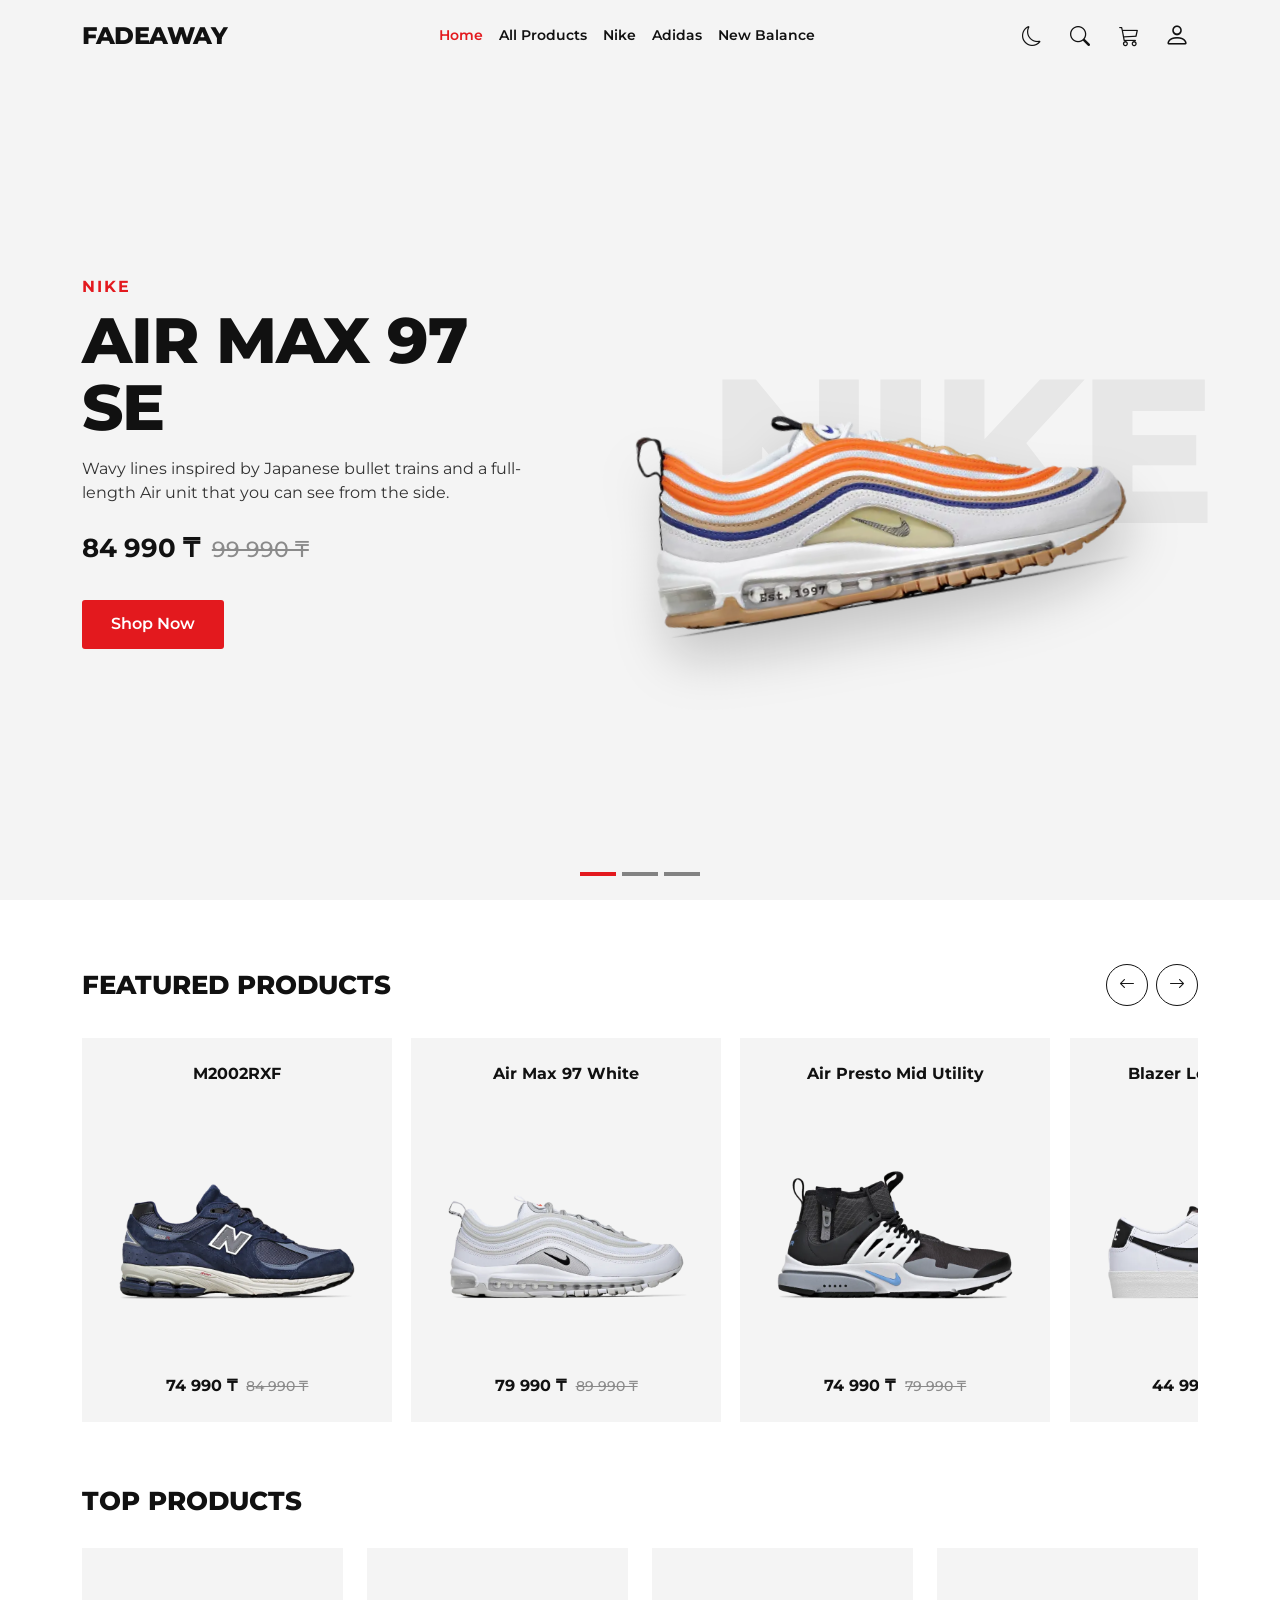
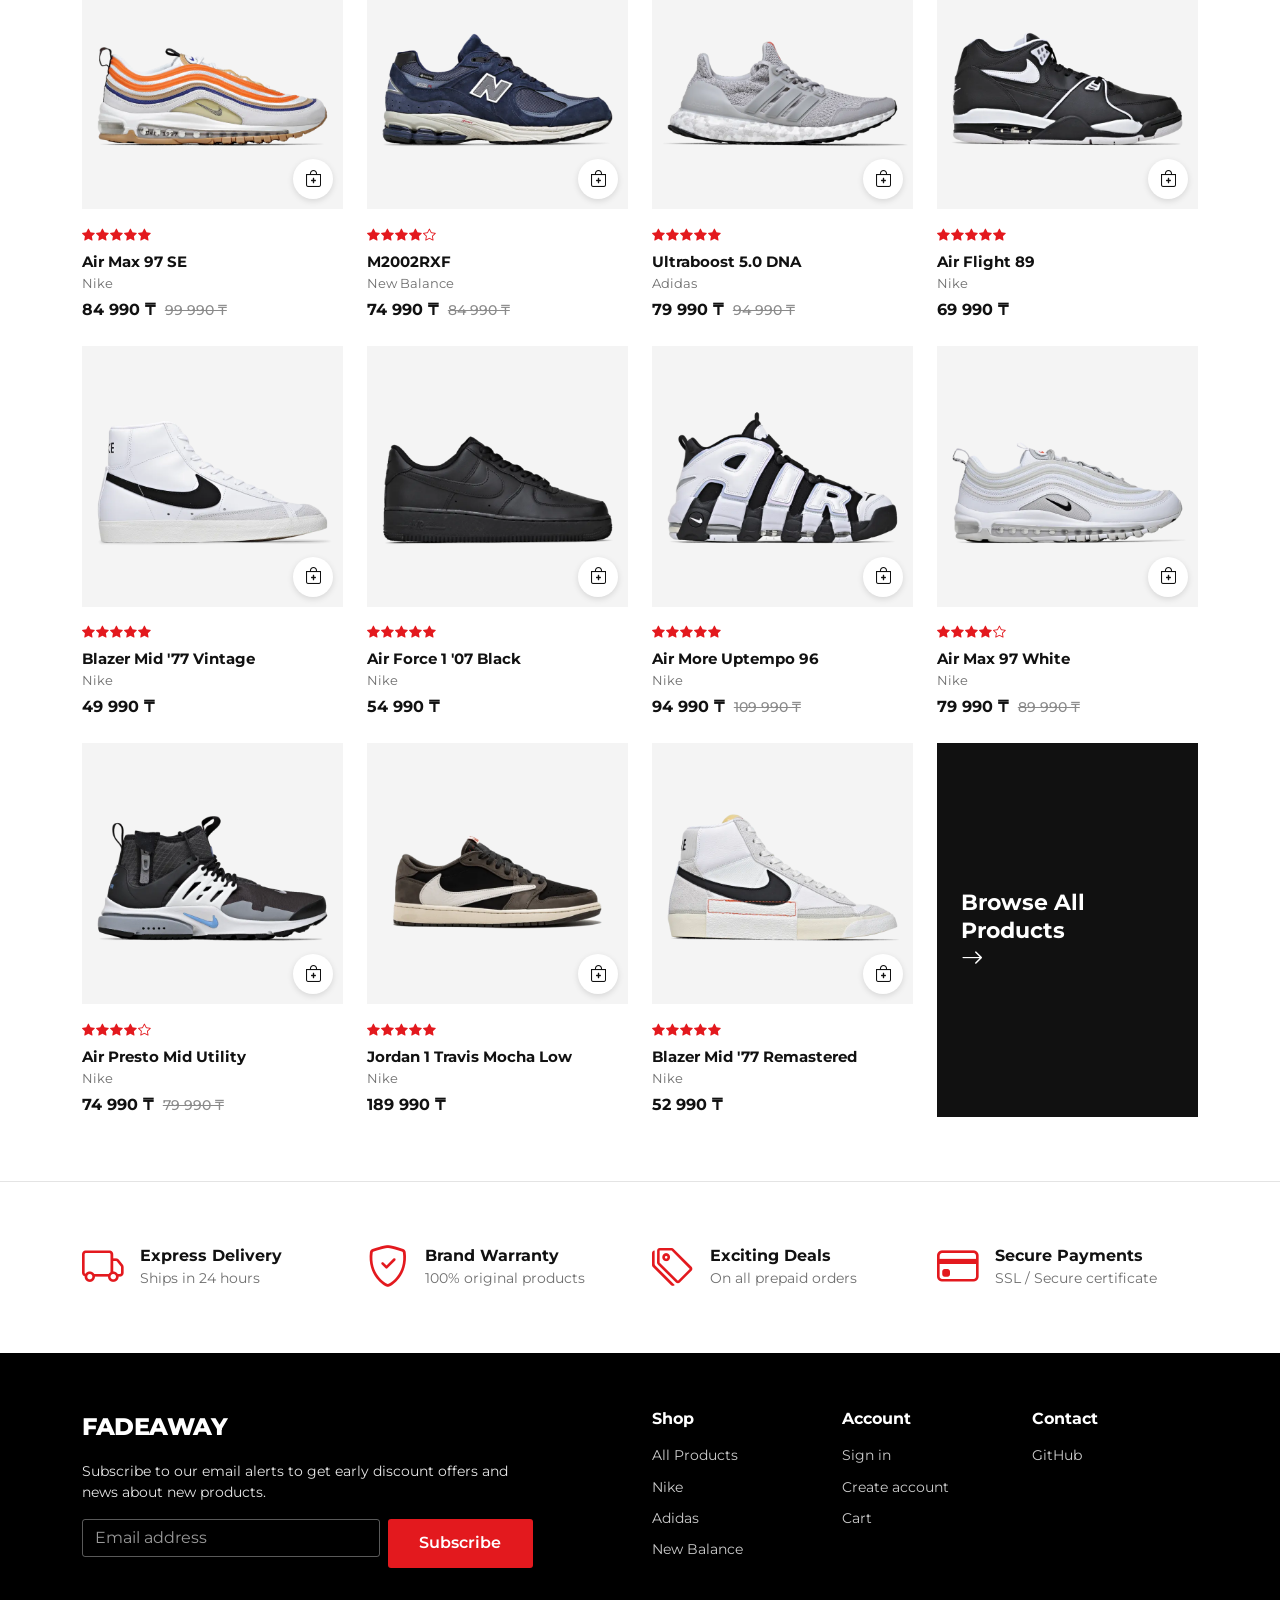
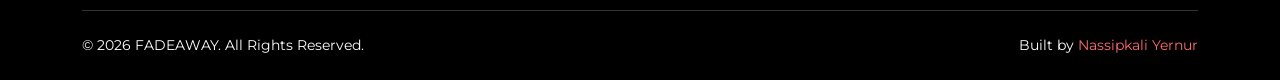
<file: fadeaway/index.html>
<!DOCTYPE html>
<html lang="en">
<head>
    <meta charset="UTF-8">
    <meta name="viewport" content="width=device-width, initial-scale=1.0">
    <title>FADEAWAY | Sneakers Store</title>
    <meta name="description" content="FADEAWAY is an online store of original Nike, Adidas and New Balance sneakers.">
    <link rel="icon" href="images/favicon.svg" type="image/svg+xml">
    <script>
        if (localStorage.getItem('fadeaway-theme') === 'dark') {
            document.documentElement.setAttribute('data-bs-theme', 'dark');
        }
    </script>
    <link rel="stylesheet" href="lib/bootstrap.min.css">
    <link rel="stylesheet" href="lib/bootstrap-icons.min.css">
    <link rel="stylesheet" href="css/style.css">
</head>
<body class="home">
    <a class="skip-link visually-hidden-focusable" href="#main">Skip to main content</a>
    <header id="header" class="site-header fixed-top">
        <nav class="navbar navbar-expand-lg p-0">
            <div class="container">
                <a class="navbar-brand logo" href="index.html">FADEAWAY</a>

                <div class="header-icons ms-auto order-lg-3">
                    <button type="button" class="icon-btn" id="themeBtn" aria-label="Switch to dark mode">
                        <i class="bi bi-moon" aria-hidden="true"></i>
                    </button>
                    <button type="button" class="icon-btn" data-bs-toggle="modal" data-bs-target="#searchModal" aria-label="Search">
                        <i class="bi bi-search" aria-hidden="true"></i>
                    </button>
                    <a class="icon-btn" href="cart.html" aria-label="Cart">
                        <i class="bi bi-cart3" aria-hidden="true"></i>
                        <span class="cart-badge" id="cartBadge" style="display: none;">0</span>
                    </a>
                    <div class="dropdown">
                        <button type="button" class="icon-btn" data-bs-toggle="dropdown" aria-expanded="false" aria-label="Account">
                            <i class="bi bi-person" aria-hidden="true"></i>
                        </button>
                        <div class="dropdown-menu dropdown-menu-end user-menu">
                            <h2 id="userGreeting">Hello!</h2>
                            <p id="userHint">Sign in to check out your order.</p>
                            <a class="btn btn-red" id="loginLink" href="login.html">Login / Signup</a>
                            <button type="button" class="btn btn-line" id="logoutBtn">Logout</button>
                            <ul>
                                <li><a href="index.html">Home</a></li>
                                <li><a href="products.html">All Products</a></li>
                                <li><a href="cart.html">Cart</a></li>
                            </ul>
                        </div>
                    </div>
                </div>

                <button class="navbar-toggler" type="button" data-bs-toggle="collapse" data-bs-target="#mainNav" aria-controls="mainNav" aria-expanded="false" aria-label="Menu">
                    <i class="bi bi-list" aria-hidden="true"></i>
                </button>

                <div class="collapse navbar-collapse order-lg-2" id="mainNav">
                    <ul class="navbar-nav mx-auto">
                        <li class="nav-item"><a class="nav-link active" aria-current="page" href="index.html">Home</a></li>
                        <li class="nav-item"><a class="nav-link" href="products.html">All Products</a></li>
                        <li class="nav-item"><a class="nav-link" href="products.html?brand=Nike">Nike</a></li>
                        <li class="nav-item"><a class="nav-link" href="products.html?brand=Adidas">Adidas</a></li>
                        <li class="nav-item"><a class="nav-link" href="products.html?brand=New%20Balance">New Balance</a></li>
                    </ul>
                </div>
            </div>
        </nav>
    </header>

    <main id="main">

        <section id="hero" class="carousel slide" aria-label="New sneakers">
            <div class="carousel-indicators" id="heroDots"></div>
            <div class="carousel-inner" id="heroSlides"></div>
        </section>

        <section class="section">
            <div class="container">
                <div class="section-head">
                    <h2>Featured Products</h2>
                    <div class="d-flex gap-2">
                        <button type="button" class="featured-arrow" data-direction="-1" aria-label="Previous"><i class="bi bi-arrow-left" aria-hidden="true"></i></button>
                        <button type="button" class="featured-arrow" data-direction="1" aria-label="Next"><i class="bi bi-arrow-right" aria-hidden="true"></i></button>
                    </div>
                </div>
                <div class="featured-row" id="featuredRow"></div>
            </div>
        </section>

        <section class="section pt-0">
            <div class="container">
                <div class="section-head">
                    <h2>Top Products</h2>
                </div>
                <div class="row row-cols-2 row-cols-md-3 row-cols-lg-4 g-3 g-lg-4" id="topProducts"></div>
            </div>
        </section>

        <section class="section services">
            <div class="container">
                <div class="row row-cols-1 row-cols-sm-2 row-cols-lg-4 g-4">
                    <div class="col">
                        <div class="service">
                            <i class="bi bi-truck" aria-hidden="true"></i>
                            <div>
                                <h3>Express Delivery</h3>
                                <p>Ships in 24 hours</p>
                            </div>
                        </div>
                    </div>
                    <div class="col">
                        <div class="service">
                            <i class="bi bi-shield-check" aria-hidden="true"></i>
                            <div>
                                <h3>Brand Warranty</h3>
                                <p>100% original products</p>
                            </div>
                        </div>
                    </div>
                    <div class="col">
                        <div class="service">
                            <i class="bi bi-tags" aria-hidden="true"></i>
                            <div>
                                <h3>Exciting Deals</h3>
                                <p>On all prepaid orders</p>
                            </div>
                        </div>
                    </div>
                    <div class="col">
                        <div class="service">
                            <i class="bi bi-credit-card" aria-hidden="true"></i>
                            <div>
                                <h3>Secure Payments</h3>
                                <p>SSL / Secure certificate</p>
                            </div>
                        </div>
                    </div>
                </div>
            </div>
        </section>
    </main>

    <footer class="site-footer">
        <div class="container">
            <div class="row g-4">
                <div class="col-12 col-lg-5">
                    <a class="logo" href="index.html">FADEAWAY</a>
                    <p class="mt-3">Subscribe to our email alerts to get early discount offers and news about new products.</p>
                    <form class="subscribe-form" id="subscribeForm" novalidate>
                        <div class="row g-2">
                            <div class="col-12 col-sm-8">
                                <label class="visually-hidden" for="subscribeEmail">Email address</label>
                                <input type="email" class="form-control" id="subscribeEmail" placeholder="Email address" autocomplete="email" aria-describedby="subscribeEmailError">
                                <div class="invalid-feedback" id="subscribeEmailError"></div>
                            </div>
                            <div class="col-12 col-sm-4">
                                <button type="submit" class="btn btn-red w-100">Subscribe</button>
                            </div>
                        </div>
                    </form>
                    <p id="subscribeOk">Thank you! You are subscribed now.</p>
                </div>
                <div class="col-6 col-md-4 col-lg-2 offset-lg-1">
                    <h2>Shop</h2>
                    <ul>
                        <li><a href="products.html">All Products</a></li>
                        <li><a href="products.html?brand=Nike">Nike</a></li>
                        <li><a href="products.html?brand=Adidas">Adidas</a></li>
                        <li><a href="products.html?brand=New%20Balance">New Balance</a></li>
                    </ul>
                </div>
                <div class="col-6 col-md-4 col-lg-2">
                    <h2>Account</h2>
                    <ul>
                        <li><a href="login.html">Sign in</a></li>
                        <li><a href="login.html#register">Create account</a></li>
                        <li><a href="cart.html">Cart</a></li>
                    </ul>
                </div>
                <div class="col-12 col-md-4 col-lg-2">
                    <h2>Contact</h2>
                    <ul>
                        <li><a href="https://github.com/nassipkaliv" target="_blank" rel="noopener">GitHub</a></li>
                    </ul>
                </div>
            </div>
            <div class="footer-bottom">
                <span>&copy; <span id="year">2026</span> FADEAWAY. All Rights Reserved.</span>
                <span>Built by <a href="https://github.com/nassipkaliv" target="_blank" rel="noopener">Nassipkali Yernur</a></span>
            </div>
        </div>
    </footer>

    <button type="button" id="backTop" aria-label="Back to top"><i class="bi bi-arrow-up" aria-hidden="true"></i></button>

    <div class="toast-container position-fixed bottom-0 start-0 p-3">
        <div class="toast" id="siteToast" role="status" aria-live="polite" data-bs-delay="2500">
            <div class="d-flex align-items-center gap-3 p-3">
                <i class="bi bi-check-circle-fill" id="toastIcon" aria-hidden="true"></i>
                <span class="flex-grow-1" id="toastText"></span>
                <a href="cart.html" id="toastLink">View cart</a>
            </div>
        </div>
    </div>

    <div class="modal fade" id="searchModal" tabindex="-1" aria-label="Search products" aria-hidden="true">
        <div class="modal-dialog modal-lg">
            <div class="modal-content">
                <form class="search-box" id="searchForm" role="search">
                    <i class="bi bi-search" aria-hidden="true"></i>
                    <label class="visually-hidden" for="searchInput">Search for a product</label>
                    <input type="search" class="form-control" id="searchInput" placeholder="Search for a product..." autocomplete="off">
                    <button type="button" class="btn-close" data-bs-dismiss="modal" aria-label="Close"></button>
                </form>
                <div id="searchResults" aria-live="polite"></div>
            </div>
        </div>
    </div>

    <script src="lib/jquery-3.7.1.min.js"></script>
    <script src="lib/bootstrap.bundle.min.js"></script>
    <script src="js/products.js"></script>
    <script src="js/main.js"></script>
    <script src="js/home.js"></script>
</body>
</html>
</file>
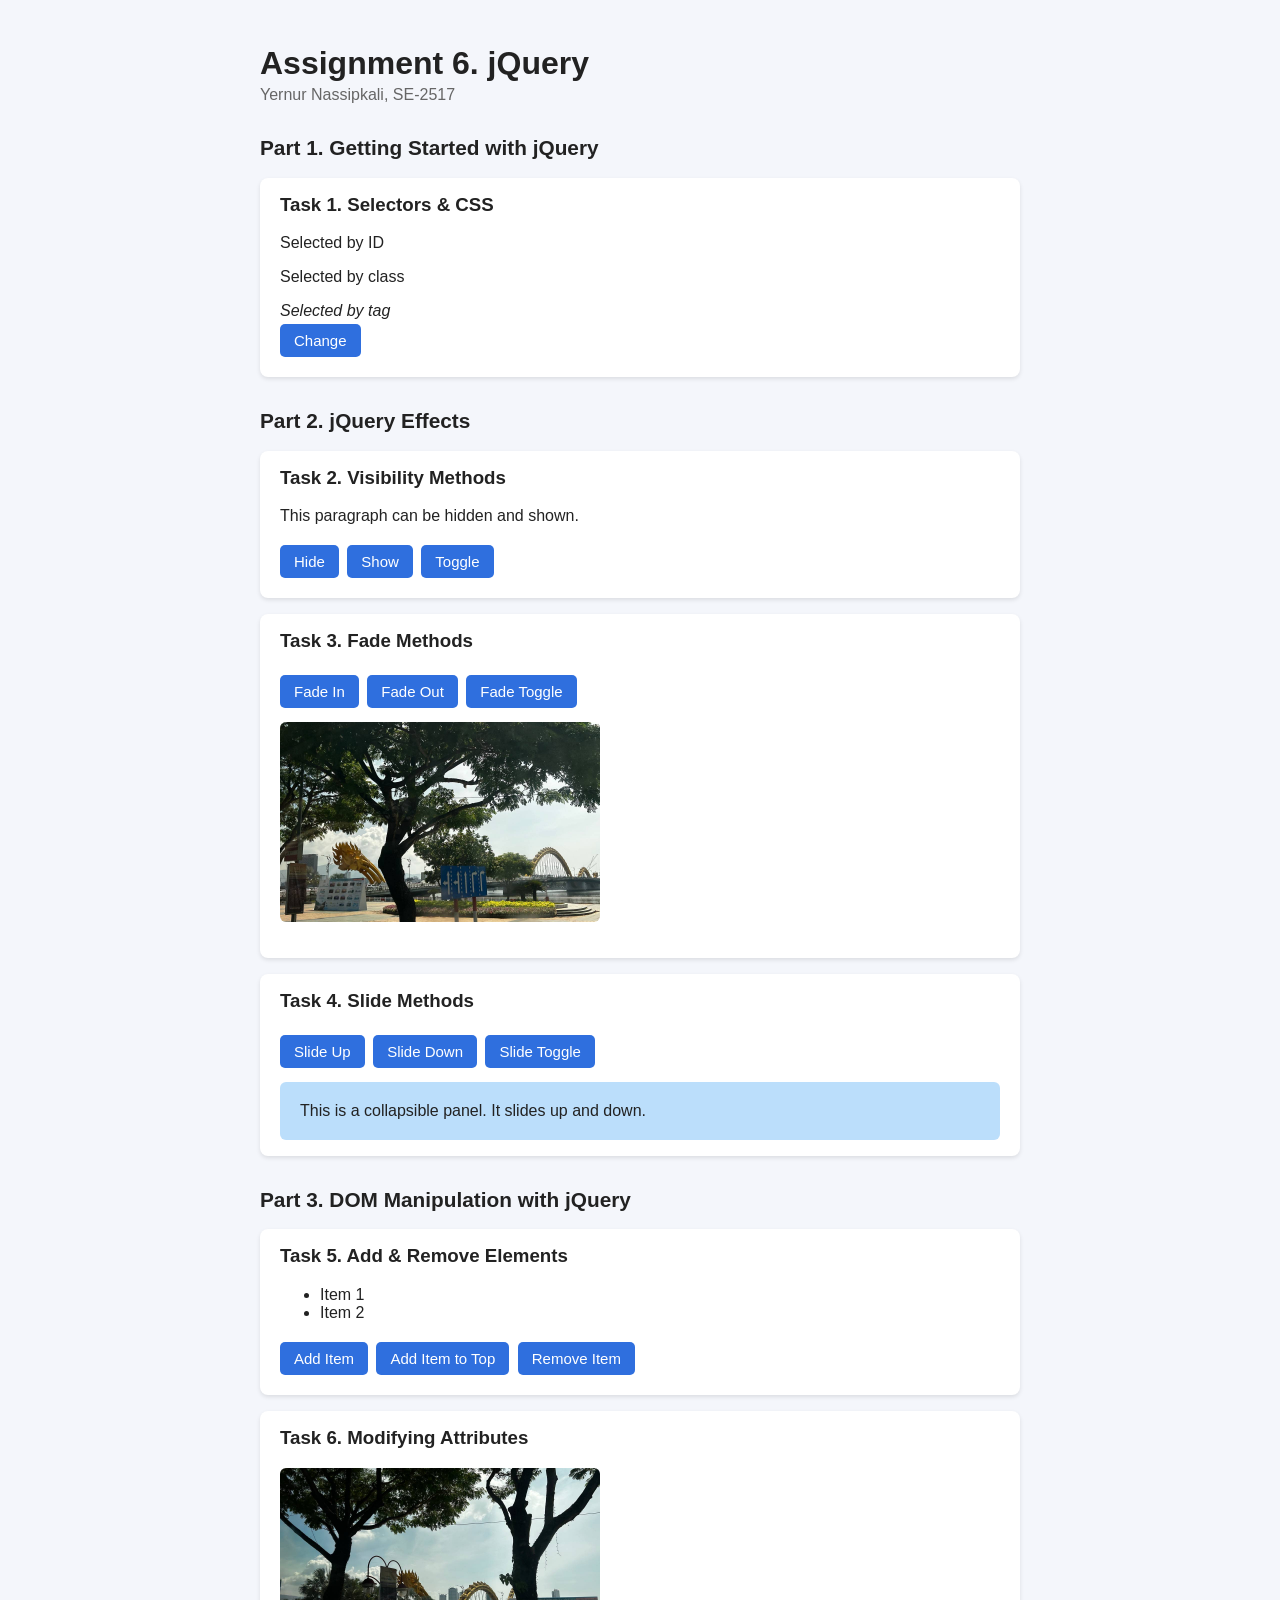
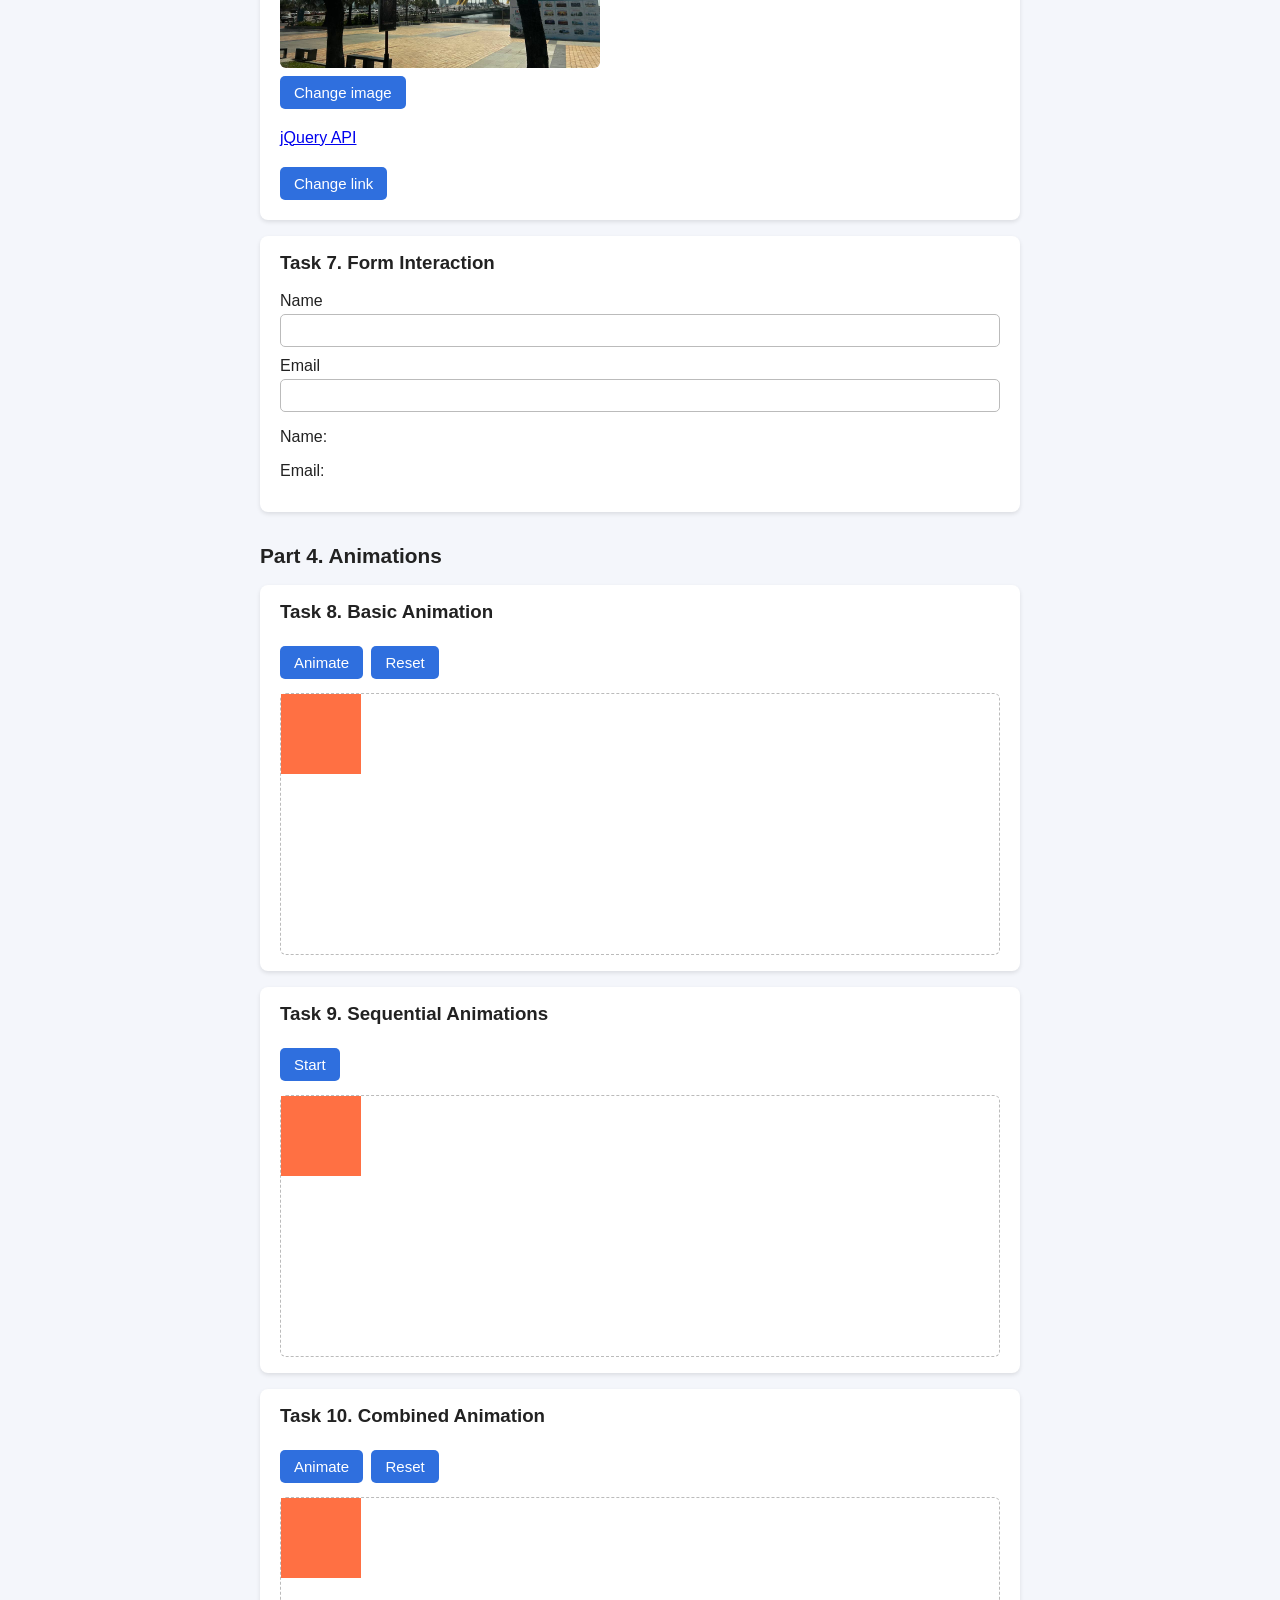
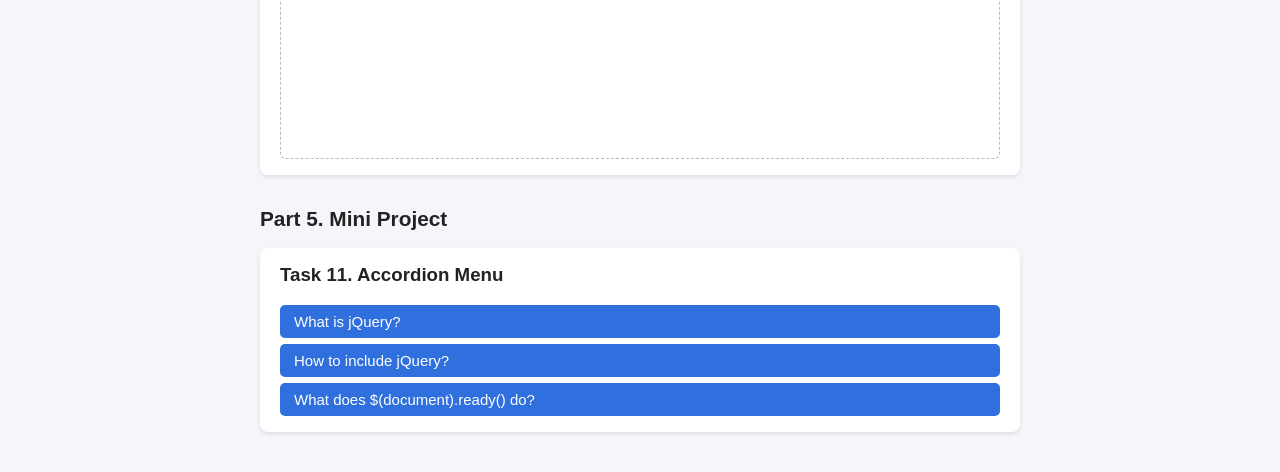
<file: assignment6.html>
<!DOCTYPE html>
<html lang="en">
<head>
    <meta charset="UTF-8">
    <meta name="viewport" content="width=device-width, initial-scale=1.0">
    <title>Assignment 6 — jQuery</title>
    <link rel="stylesheet" href="css/assignment6.css">
</head>
<body>
    <h1>Assignment 6. jQuery</h1>
    <p class="subtitle">Yernur Nassipkali, SE-2517</p>

    <h2 class="part">Part 1. Getting Started with jQuery</h2>

    <section class="task">
        <h3>Task 1. Selectors &amp; CSS</h3>
        <p id="idText">Selected by ID</p>
        <p class="classText">Selected by class</p>
        <em>Selected by tag</em>
        <br>
        <button id="changeBtn">Change</button>
    </section>

    <h2 class="part">Part 2. jQuery Effects</h2>

    <section class="task">
        <h3>Task 2. Visibility Methods</h3>
        <p id="text">This paragraph can be hidden and shown.</p>
        <button id="hideBtn">Hide</button>
        <button id="showBtn">Show</button>
        <button id="toggleBtn">Toggle</button>
    </section>

    <section class="task">
        <h3>Task 3. Fade Methods</h3>
        <button id="fadeInBtn">Fade In</button>
        <button id="fadeOutBtn">Fade Out</button>
        <button id="fadeToggleBtn">Fade Toggle</button>
        <div class="image-box">
            <img id="fadeImg" src="images/gallery-img2.jpeg" alt="Photo from my trip">
        </div>
    </section>

    <section class="task">
        <h3>Task 4. Slide Methods</h3>
        <button id="slideUpBtn">Slide Up</button>
        <button id="slideDownBtn">Slide Down</button>
        <button id="slideToggleBtn">Slide Toggle</button>
        <div id="panel">This is a collapsible panel. It slides up and down.</div>
    </section>

    <h2 class="part">Part 3. DOM Manipulation with jQuery</h2>

    <section class="task">
        <h3>Task 5. Add &amp; Remove Elements</h3>
        <ul id="list">
            <li>Item 1</li>
            <li>Item 2</li>
        </ul>
        <button id="addBtn">Add Item</button>
        <button id="addTopBtn">Add Item to Top</button>
        <button id="removeBtn">Remove Item</button>
    </section>

    <section class="task">
        <h3>Task 6. Modifying Attributes</h3>
        <img id="photo" src="images/gallery-img1.jpeg" alt="Photo from my trip">
        <br>
        <button id="imgBtn">Change image</button>
        <p><a id="link" href="https://api.jquery.com" target="_blank">jQuery API</a></p>
        <button id="linkBtn">Change link</button>
    </section>

    <section class="task">
        <h3>Task 7. Form Interaction</h3>
        <form>
            <label for="nameInput">Name</label>
            <input type="text" id="nameInput" autocomplete="name">
            <label for="emailInput">Email</label>
            <input type="email" id="emailInput" autocomplete="email">
        </form>
        <p>Name: <span id="nameOutput"></span></p>
        <p>Email: <span id="emailOutput"></span></p>
    </section>

    <h2 class="part">Part 4. Animations</h2>

    <section class="task">
        <h3>Task 8. Basic Animation</h3>
        <button id="animateBtn">Animate</button>
        <button id="reset1">Reset</button>
        <div class="stage">
            <div id="box1" class="box"></div>
        </div>
    </section>

    <section class="task">
        <h3>Task 9. Sequential Animations</h3>
        <button id="startBtn">Start</button>
        <div class="stage">
            <div id="box2" class="box"></div>
        </div>
    </section>

    <section class="task">
        <h3>Task 10. Combined Animation</h3>
        <button id="combineBtn">Animate</button>
        <button id="reset3">Reset</button>
        <div class="stage">
            <div id="box3" class="box"></div>
        </div>
    </section>

    <h2 class="part">Part 5. Mini Project</h2>

    <section class="task">
        <h3>Task 11. Accordion Menu</h3>
        <div class="accordion">
            <button class="accordion-header">What is jQuery?</button>
            <div class="accordion-content">jQuery is a JavaScript library. It makes it easier to select elements, handle events and make animations.</div>

            <button class="accordion-header">How to include jQuery?</button>
            <div class="accordion-content">Add a script tag with the jQuery file from a CDN before your own script.</div>

            <button class="accordion-header">What does $(document).ready() do?</button>
            <div class="accordion-content">It runs the code only after the whole page is loaded, so all elements already exist.</div>
        </div>
    </section>

    <script src="https://code.jquery.com/jquery-3.7.1.min.js"></script>
    <script src="js/assignment6.js"></script>
</body>
</html>
</file>
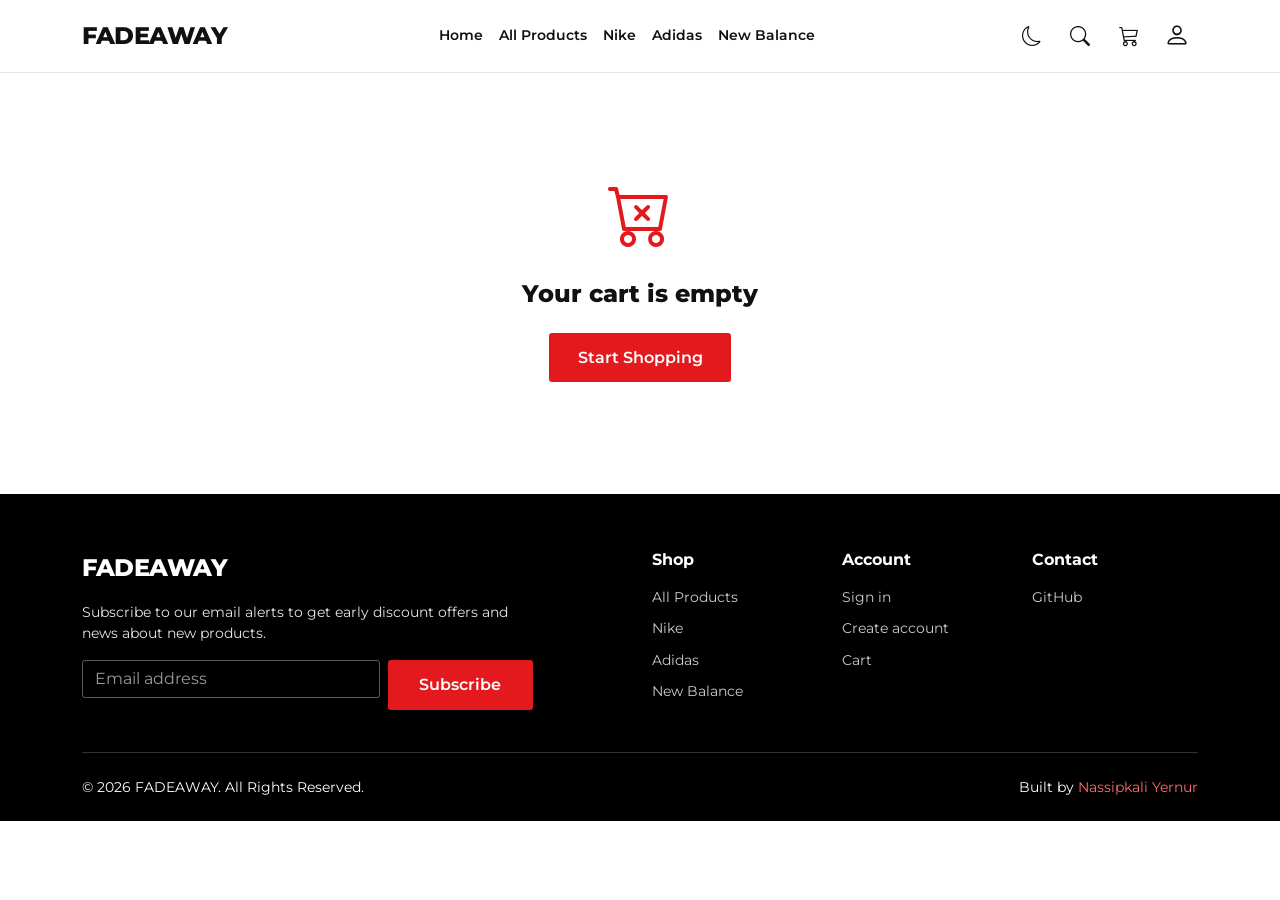
<file: fadeaway/cart.html>
<!DOCTYPE html>
<html lang="en">
<head>
    <meta charset="UTF-8">
    <meta name="viewport" content="width=device-width, initial-scale=1.0">
    <title>Cart | FADEAWAY</title>
    <meta name="description" content="Your shopping cart in the FADEAWAY store.">
    <link rel="icon" href="images/favicon.svg" type="image/svg+xml">
    <script>
        if (localStorage.getItem('fadeaway-theme') === 'dark') {
            document.documentElement.setAttribute('data-bs-theme', 'dark');
        }
    </script>
    <link rel="stylesheet" href="lib/bootstrap.min.css">
    <link rel="stylesheet" href="lib/bootstrap-icons.min.css">
    <link rel="stylesheet" href="css/style.css">
</head>
<body>
    <a class="skip-link visually-hidden-focusable" href="#main">Skip to main content</a>
    <header id="header" class="site-header fixed-top">
        <nav class="navbar navbar-expand-lg p-0">
            <div class="container">
                <a class="navbar-brand logo" href="index.html">FADEAWAY</a>

                <div class="header-icons ms-auto order-lg-3">
                    <button type="button" class="icon-btn" id="themeBtn" aria-label="Switch to dark mode">
                        <i class="bi bi-moon" aria-hidden="true"></i>
                    </button>
                    <button type="button" class="icon-btn" data-bs-toggle="modal" data-bs-target="#searchModal" aria-label="Search">
                        <i class="bi bi-search" aria-hidden="true"></i>
                    </button>
                    <a class="icon-btn" href="cart.html" aria-label="Cart">
                        <i class="bi bi-cart3" aria-hidden="true"></i>
                        <span class="cart-badge" id="cartBadge" style="display: none;">0</span>
                    </a>
                    <div class="dropdown">
                        <button type="button" class="icon-btn" data-bs-toggle="dropdown" aria-expanded="false" aria-label="Account">
                            <i class="bi bi-person" aria-hidden="true"></i>
                        </button>
                        <div class="dropdown-menu dropdown-menu-end user-menu">
                            <h2 id="userGreeting">Hello!</h2>
                            <p id="userHint">Sign in to check out your order.</p>
                            <a class="btn btn-red" id="loginLink" href="login.html">Login / Signup</a>
                            <button type="button" class="btn btn-line" id="logoutBtn">Logout</button>
                            <ul>
                                <li><a href="index.html">Home</a></li>
                                <li><a href="products.html">All Products</a></li>
                                <li><a href="cart.html">Cart</a></li>
                            </ul>
                        </div>
                    </div>
                </div>

                <button class="navbar-toggler" type="button" data-bs-toggle="collapse" data-bs-target="#mainNav" aria-controls="mainNav" aria-expanded="false" aria-label="Menu">
                    <i class="bi bi-list" aria-hidden="true"></i>
                </button>

                <div class="collapse navbar-collapse order-lg-2" id="mainNav">
                    <ul class="navbar-nav mx-auto">
                        <li class="nav-item"><a class="nav-link" href="index.html">Home</a></li>
                        <li class="nav-item"><a class="nav-link" href="products.html">All Products</a></li>
                        <li class="nav-item"><a class="nav-link" href="products.html?brand=Nike">Nike</a></li>
                        <li class="nav-item"><a class="nav-link" href="products.html?brand=Adidas">Adidas</a></li>
                        <li class="nav-item"><a class="nav-link" href="products.html?brand=New%20Balance">New Balance</a></li>
                    </ul>
                </div>
            </div>
        </nav>
    </header>

    <main id="main" class="page">
        <section class="container pb-5">
            <div class="empty-state" id="emptyCart" style="display: none;">
                <i class="bi bi-cart-x" aria-hidden="true"></i>
                <h1>Your cart is empty</h1>
                <a class="btn btn-red" href="products.html">Start Shopping</a>
            </div>

            <div id="cartPage">
                <h1 class="cart-title">Your Cart</h1>
                <div class="row g-4 g-lg-5 align-items-start">
                    <div class="col-lg-8" id="cartItems"></div>
                    <div class="col-lg-4">
                        <div class="summary">
                            <h2>Order Summary <span id="summaryCount"></span></h2>
                            <div class="summary-row"><span>Original Price</span><b id="summaryOriginal"></b></div>
                            <div class="summary-row"><span>Discount</span><b class="summary-green" id="summaryDiscount"></b></div>
                            <div class="summary-row"><span>Delivery</span><b class="summary-green">Free</b></div>
                            <div class="summary-row summary-total"><span>Total Price</span><b id="summaryTotal"></b></div>
                            <button type="button" class="btn btn-red" id="checkoutBtn">Checkout</button>
                        </div>
                    </div>
                </div>
            </div>
        </section>
    </main>

    <div class="modal fade" id="checkoutModal" tabindex="-1" aria-labelledby="checkoutTitle" aria-hidden="true">
        <div class="modal-dialog modal-dialog-centered">
            <div class="modal-content">
                <div class="modal-header">
                    <h2 class="modal-title fs-5" id="checkoutTitle">Delivery details</h2>
                    <button type="button" class="btn-close" data-bs-dismiss="modal" aria-label="Close"></button>
                </div>
                <div class="modal-body">
                    <form id="orderForm" novalidate>
                        <div class="mb-3">
                            <label class="form-label" for="orderName">Full name</label>
                            <input type="text" class="form-control" id="orderName" autocomplete="name" aria-describedby="orderNameError">
                            <div class="invalid-feedback" id="orderNameError"></div>
                        </div>
                        <div class="mb-3">
                            <label class="form-label" for="orderPhone">Phone</label>
                            <input type="tel" class="form-control" id="orderPhone" placeholder="+7 700 123 45 67" autocomplete="tel" aria-describedby="orderPhoneError">
                            <div class="invalid-feedback" id="orderPhoneError"></div>
                        </div>
                        <div class="mb-3">
                            <label class="form-label" for="orderAddress">Delivery address</label>
                            <input type="text" class="form-control" id="orderAddress" placeholder="City, street, house" autocomplete="street-address" aria-describedby="orderAddressError">
                            <div class="invalid-feedback" id="orderAddressError"></div>
                        </div>
                        <button type="submit" class="btn btn-red w-100">Place order</button>
                    </form>
                    <div id="orderDone">
                        <i class="bi bi-check-circle-fill" aria-hidden="true"></i>
                        <h3>Thank you for your order!</h3>
                        <p>Your order number is <b id="orderNumber"></b>.</p>
                        <a class="btn btn-red" href="products.html">Continue Shopping</a>
                    </div>
                </div>
            </div>
        </div>
    </div>

    <footer class="site-footer">
        <div class="container">
            <div class="row g-4">
                <div class="col-12 col-lg-5">
                    <a class="logo" href="index.html">FADEAWAY</a>
                    <p class="mt-3">Subscribe to our email alerts to get early discount offers and news about new products.</p>
                    <form class="subscribe-form" id="subscribeForm" novalidate>
                        <div class="row g-2">
                            <div class="col-12 col-sm-8">
                                <label class="visually-hidden" for="subscribeEmail">Email address</label>
                                <input type="email" class="form-control" id="subscribeEmail" placeholder="Email address" autocomplete="email" aria-describedby="subscribeEmailError">
                                <div class="invalid-feedback" id="subscribeEmailError"></div>
                            </div>
                            <div class="col-12 col-sm-4">
                                <button type="submit" class="btn btn-red w-100">Subscribe</button>
                            </div>
                        </div>
                    </form>
                    <p id="subscribeOk">Thank you! You are subscribed now.</p>
                </div>
                <div class="col-6 col-md-4 col-lg-2 offset-lg-1">
                    <h2>Shop</h2>
                    <ul>
                        <li><a href="products.html">All Products</a></li>
                        <li><a href="products.html?brand=Nike">Nike</a></li>
                        <li><a href="products.html?brand=Adidas">Adidas</a></li>
                        <li><a href="products.html?brand=New%20Balance">New Balance</a></li>
                    </ul>
                </div>
                <div class="col-6 col-md-4 col-lg-2">
                    <h2>Account</h2>
                    <ul>
                        <li><a href="login.html">Sign in</a></li>
                        <li><a href="login.html#register">Create account</a></li>
                        <li><a href="cart.html">Cart</a></li>
                    </ul>
                </div>
                <div class="col-12 col-md-4 col-lg-2">
                    <h2>Contact</h2>
                    <ul>
                        <li><a href="https://github.com/nassipkaliv" target="_blank" rel="noopener">GitHub</a></li>
                    </ul>
                </div>
            </div>
            <div class="footer-bottom">
                <span>&copy; <span id="year">2026</span> FADEAWAY. All Rights Reserved.</span>
                <span>Built by <a href="https://github.com/nassipkaliv" target="_blank" rel="noopener">Nassipkali Yernur</a></span>
            </div>
        </div>
    </footer>

    <button type="button" id="backTop" aria-label="Back to top"><i class="bi bi-arrow-up" aria-hidden="true"></i></button>

    <div class="toast-container position-fixed bottom-0 start-0 p-3">
        <div class="toast" id="siteToast" role="status" aria-live="polite" data-bs-delay="2500">
            <div class="d-flex align-items-center gap-3 p-3">
                <i class="bi bi-check-circle-fill" id="toastIcon" aria-hidden="true"></i>
                <span class="flex-grow-1" id="toastText"></span>
                <a href="cart.html" id="toastLink">View cart</a>
            </div>
        </div>
    </div>

    <div class="modal fade" id="searchModal" tabindex="-1" aria-label="Search products" aria-hidden="true">
        <div class="modal-dialog modal-lg">
            <div class="modal-content">
                <form class="search-box" id="searchForm" role="search">
                    <i class="bi bi-search" aria-hidden="true"></i>
                    <label class="visually-hidden" for="searchInput">Search for a product</label>
                    <input type="search" class="form-control" id="searchInput" placeholder="Search for a product..." autocomplete="off">
                    <button type="button" class="btn-close" data-bs-dismiss="modal" aria-label="Close"></button>
                </form>
                <div id="searchResults" aria-live="polite"></div>
            </div>
        </div>
    </div>

    <script src="lib/jquery-3.7.1.min.js"></script>
    <script src="lib/bootstrap.bundle.min.js"></script>
    <script src="js/products.js"></script>
    <script src="js/main.js"></script>
    <script src="js/cart.js"></script>
</body>
</html>
</file>
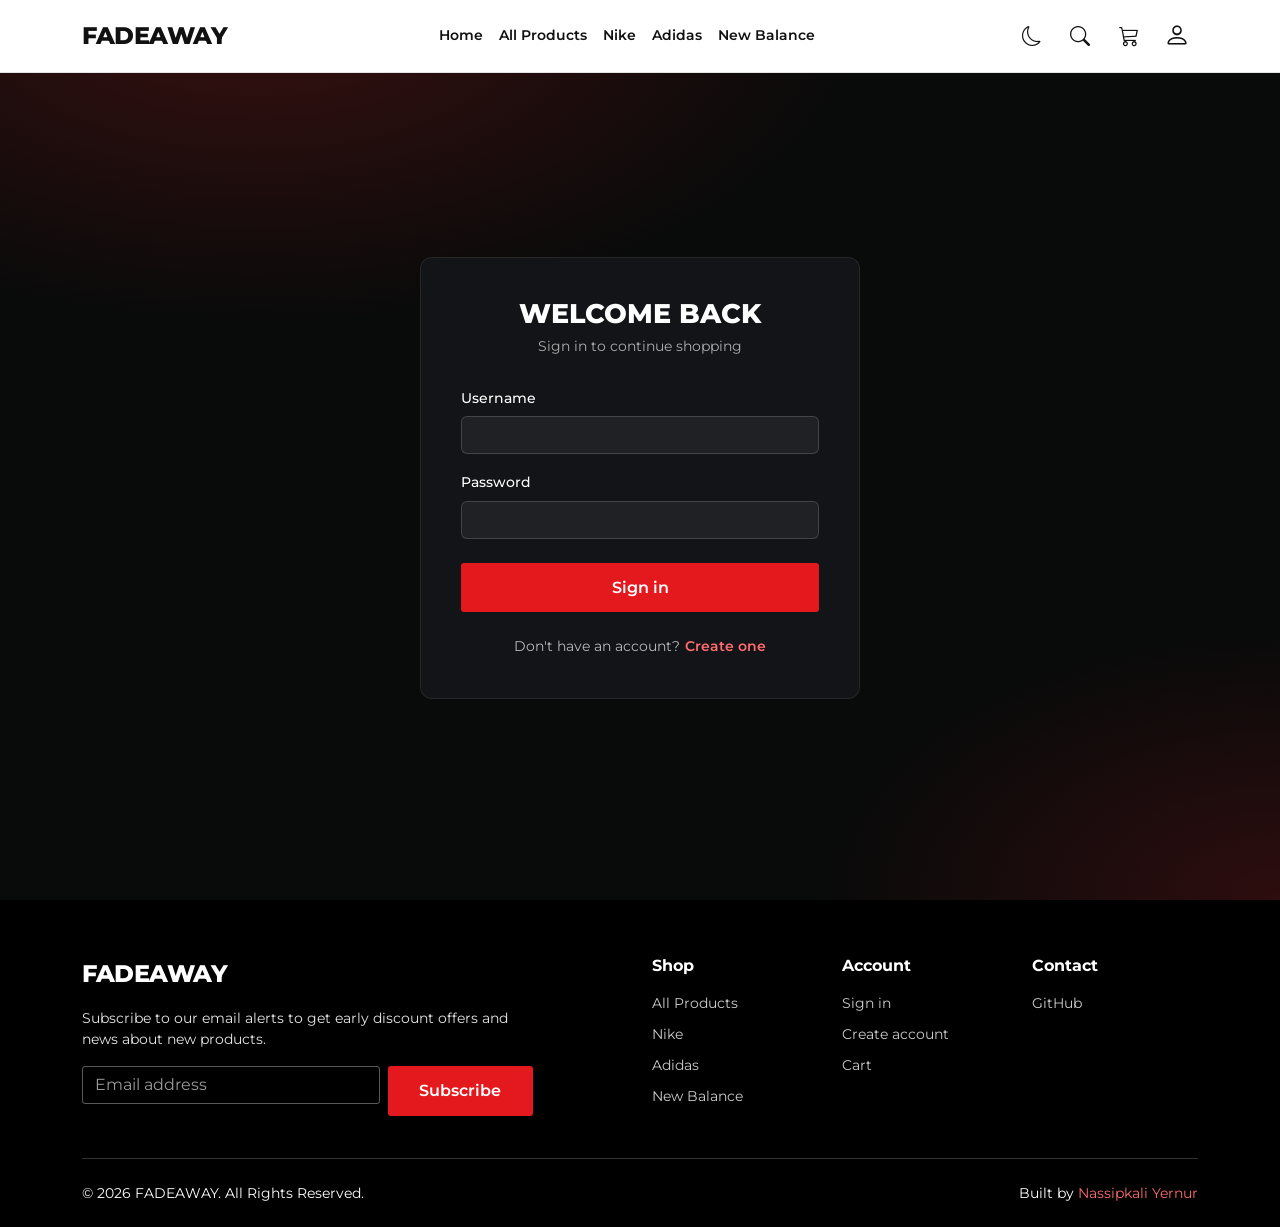
<file: fadeaway/login.html>
<!DOCTYPE html>
<html lang="en">
<head>
    <meta charset="UTF-8">
    <meta name="viewport" content="width=device-width, initial-scale=1.0">
    <title>Sign in | FADEAWAY</title>
    <meta name="description" content="Sign in or create an account in the FADEAWAY store.">
    <link rel="icon" href="images/favicon.svg" type="image/svg+xml">
    <script>
        if (localStorage.getItem('fadeaway-theme') === 'dark') {
            document.documentElement.setAttribute('data-bs-theme', 'dark');
        }
    </script>
    <link rel="stylesheet" href="lib/bootstrap.min.css">
    <link rel="stylesheet" href="lib/bootstrap-icons.min.css">
    <link rel="stylesheet" href="css/style.css">
</head>
<body>
    <a class="skip-link visually-hidden-focusable" href="#main">Skip to main content</a>
    <header id="header" class="site-header fixed-top">
        <nav class="navbar navbar-expand-lg p-0">
            <div class="container">
                <a class="navbar-brand logo" href="index.html">FADEAWAY</a>

                <div class="header-icons ms-auto order-lg-3">
                    <button type="button" class="icon-btn" id="themeBtn" aria-label="Switch to dark mode">
                        <i class="bi bi-moon" aria-hidden="true"></i>
                    </button>
                    <button type="button" class="icon-btn" data-bs-toggle="modal" data-bs-target="#searchModal" aria-label="Search">
                        <i class="bi bi-search" aria-hidden="true"></i>
                    </button>
                    <a class="icon-btn" href="cart.html" aria-label="Cart">
                        <i class="bi bi-cart3" aria-hidden="true"></i>
                        <span class="cart-badge" id="cartBadge" style="display: none;">0</span>
                    </a>
                    <div class="dropdown">
                        <button type="button" class="icon-btn" data-bs-toggle="dropdown" aria-expanded="false" aria-label="Account">
                            <i class="bi bi-person" aria-hidden="true"></i>
                        </button>
                        <div class="dropdown-menu dropdown-menu-end user-menu">
                            <h2 id="userGreeting">Hello!</h2>
                            <p id="userHint">Sign in to check out your order.</p>
                            <a class="btn btn-red" id="loginLink" href="login.html">Login / Signup</a>
                            <button type="button" class="btn btn-line" id="logoutBtn">Logout</button>
                            <ul>
                                <li><a href="index.html">Home</a></li>
                                <li><a href="products.html">All Products</a></li>
                                <li><a href="cart.html">Cart</a></li>
                            </ul>
                        </div>
                    </div>
                </div>

                <button class="navbar-toggler" type="button" data-bs-toggle="collapse" data-bs-target="#mainNav" aria-controls="mainNav" aria-expanded="false" aria-label="Menu">
                    <i class="bi bi-list" aria-hidden="true"></i>
                </button>

                <div class="collapse navbar-collapse order-lg-2" id="mainNav">
                    <ul class="navbar-nav mx-auto">
                        <li class="nav-item"><a class="nav-link" href="index.html">Home</a></li>
                        <li class="nav-item"><a class="nav-link" href="products.html">All Products</a></li>
                        <li class="nav-item"><a class="nav-link" href="products.html?brand=Nike">Nike</a></li>
                        <li class="nav-item"><a class="nav-link" href="products.html?brand=Adidas">Adidas</a></li>
                        <li class="nav-item"><a class="nav-link" href="products.html?brand=New%20Balance">New Balance</a></li>
                    </ul>
                </div>
            </div>
        </nav>
    </header>

    <main id="main" class="auth">
        <div class="auth-card">
            <div id="loginBox">
                <h1>Welcome back</h1>
                <p class="auth-subtitle">Sign in to continue shopping</p>
                <form id="loginForm" novalidate>
                    <div class="mb-3">
                        <label class="form-label" for="loginName">Username</label>
                        <input type="text" class="form-control" id="loginName" autocomplete="username" aria-describedby="loginNameError">
                        <div class="invalid-feedback" id="loginNameError"></div>
                    </div>
                    <div class="mb-3">
                        <label class="form-label" for="loginPassword">Password</label>
                        <input type="password" class="form-control" id="loginPassword" autocomplete="current-password" aria-describedby="loginPasswordError">
                        <div class="invalid-feedback" id="loginPasswordError"></div>
                    </div>
                    <button type="submit" class="btn btn-red">Sign in</button>
                </form>
                <p class="auth-switch">Don't have an account?<a href="#register" id="showRegister">Create one</a></p>
            </div>

            <div id="registerBox">
                <h1>Create account</h1>
                <p class="auth-subtitle">It takes less than a minute</p>
                <form id="registerForm" novalidate>
                    <div class="mb-3">
                        <label class="form-label" for="registerName">Username</label>
                        <input type="text" class="form-control" id="registerName" autocomplete="username" aria-describedby="registerNameError">
                        <div class="invalid-feedback" id="registerNameError"></div>
                    </div>
                    <div class="mb-3">
                        <label class="form-label" for="registerEmail">Email</label>
                        <input type="email" class="form-control" id="registerEmail" autocomplete="email" aria-describedby="registerEmailError">
                        <div class="invalid-feedback" id="registerEmailError"></div>
                    </div>
                    <div class="mb-3">
                        <label class="form-label" for="registerPassword">Password</label>
                        <input type="password" class="form-control" id="registerPassword" autocomplete="new-password" aria-describedby="registerPasswordError">
                        <div class="invalid-feedback" id="registerPasswordError"></div>
                    </div>
                    <div class="mb-3">
                        <label class="form-label" for="registerConfirm">Confirm password</label>
                        <input type="password" class="form-control" id="registerConfirm" autocomplete="new-password" aria-describedby="registerConfirmError">
                        <div class="invalid-feedback" id="registerConfirmError"></div>
                    </div>
                    <button type="submit" class="btn btn-red">Create account</button>
                </form>
                <p class="auth-switch">Already have an account?<a href="#login" id="showLogin">Sign in</a></p>
            </div>
        </div>
    </main>

    <footer class="site-footer">
        <div class="container">
            <div class="row g-4">
                <div class="col-12 col-lg-5">
                    <a class="logo" href="index.html">FADEAWAY</a>
                    <p class="mt-3">Subscribe to our email alerts to get early discount offers and news about new products.</p>
                    <form class="subscribe-form" id="subscribeForm" novalidate>
                        <div class="row g-2">
                            <div class="col-12 col-sm-8">
                                <label class="visually-hidden" for="subscribeEmail">Email address</label>
                                <input type="email" class="form-control" id="subscribeEmail" placeholder="Email address" autocomplete="email" aria-describedby="subscribeEmailError">
                                <div class="invalid-feedback" id="subscribeEmailError"></div>
                            </div>
                            <div class="col-12 col-sm-4">
                                <button type="submit" class="btn btn-red w-100">Subscribe</button>
                            </div>
                        </div>
                    </form>
                    <p id="subscribeOk">Thank you! You are subscribed now.</p>
                </div>
                <div class="col-6 col-md-4 col-lg-2 offset-lg-1">
                    <h2>Shop</h2>
                    <ul>
                        <li><a href="products.html">All Products</a></li>
                        <li><a href="products.html?brand=Nike">Nike</a></li>
                        <li><a href="products.html?brand=Adidas">Adidas</a></li>
                        <li><a href="products.html?brand=New%20Balance">New Balance</a></li>
                    </ul>
                </div>
                <div class="col-6 col-md-4 col-lg-2">
                    <h2>Account</h2>
                    <ul>
                        <li><a href="login.html">Sign in</a></li>
                        <li><a href="login.html#register">Create account</a></li>
                        <li><a href="cart.html">Cart</a></li>
                    </ul>
                </div>
                <div class="col-12 col-md-4 col-lg-2">
                    <h2>Contact</h2>
                    <ul>
                        <li><a href="https://github.com/nassipkaliv" target="_blank" rel="noopener">GitHub</a></li>
                    </ul>
                </div>
            </div>
            <div class="footer-bottom">
                <span>&copy; <span id="year">2026</span> FADEAWAY. All Rights Reserved.</span>
                <span>Built by <a href="https://github.com/nassipkaliv" target="_blank" rel="noopener">Nassipkali Yernur</a></span>
            </div>
        </div>
    </footer>

    <button type="button" id="backTop" aria-label="Back to top"><i class="bi bi-arrow-up" aria-hidden="true"></i></button>

    <div class="toast-container position-fixed bottom-0 start-0 p-3">
        <div class="toast" id="siteToast" role="status" aria-live="polite" data-bs-delay="2500">
            <div class="d-flex align-items-center gap-3 p-3">
                <i class="bi bi-check-circle-fill" id="toastIcon" aria-hidden="true"></i>
                <span class="flex-grow-1" id="toastText"></span>
                <a href="cart.html" id="toastLink">View cart</a>
            </div>
        </div>
    </div>

    <div class="modal fade" id="searchModal" tabindex="-1" aria-label="Search products" aria-hidden="true">
        <div class="modal-dialog modal-lg">
            <div class="modal-content">
                <form class="search-box" id="searchForm" role="search">
                    <i class="bi bi-search" aria-hidden="true"></i>
                    <label class="visually-hidden" for="searchInput">Search for a product</label>
                    <input type="search" class="form-control" id="searchInput" placeholder="Search for a product..." autocomplete="off">
                    <button type="button" class="btn-close" data-bs-dismiss="modal" aria-label="Close"></button>
                </form>
                <div id="searchResults" aria-live="polite"></div>
            </div>
        </div>
    </div>

    <script src="lib/jquery-3.7.1.min.js"></script>
    <script src="lib/bootstrap.bundle.min.js"></script>
    <script src="js/products.js"></script>
    <script src="js/main.js"></script>
    <script src="js/login.js"></script>
</body>
</html>
</file>
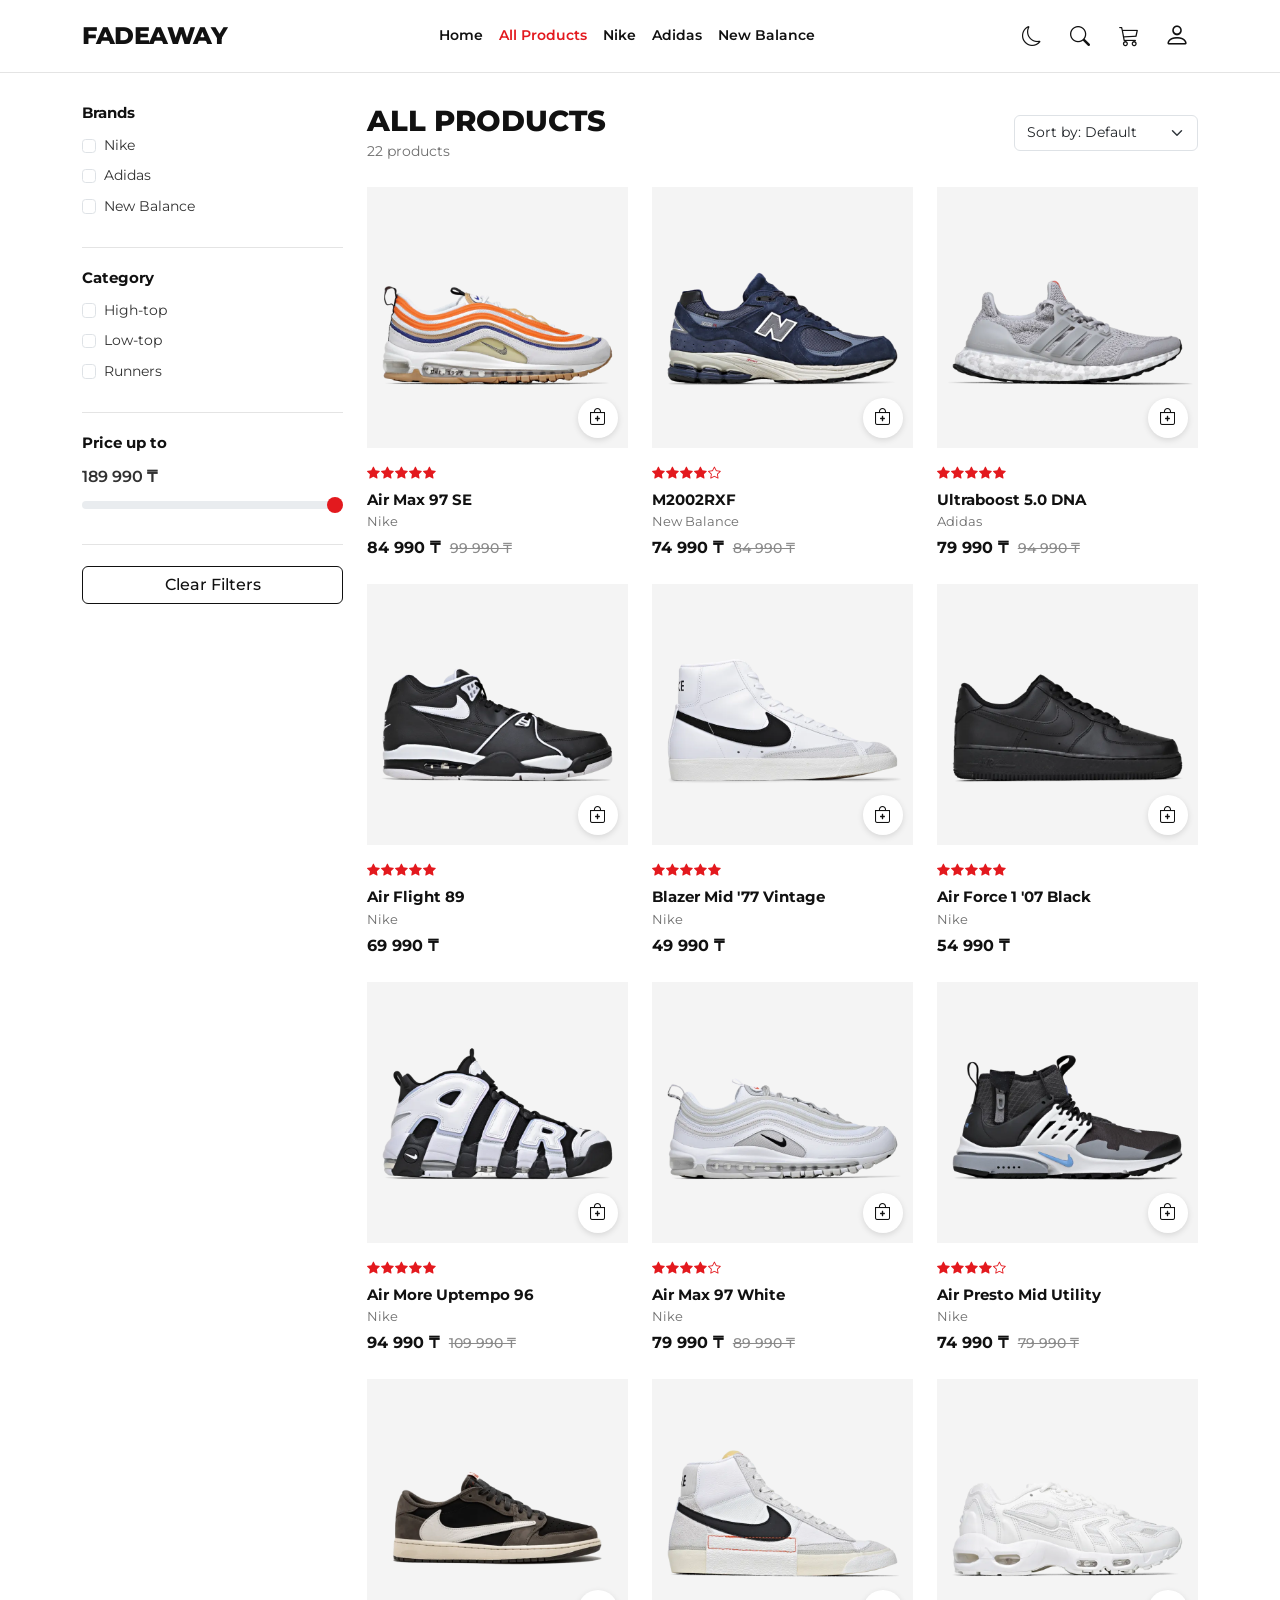
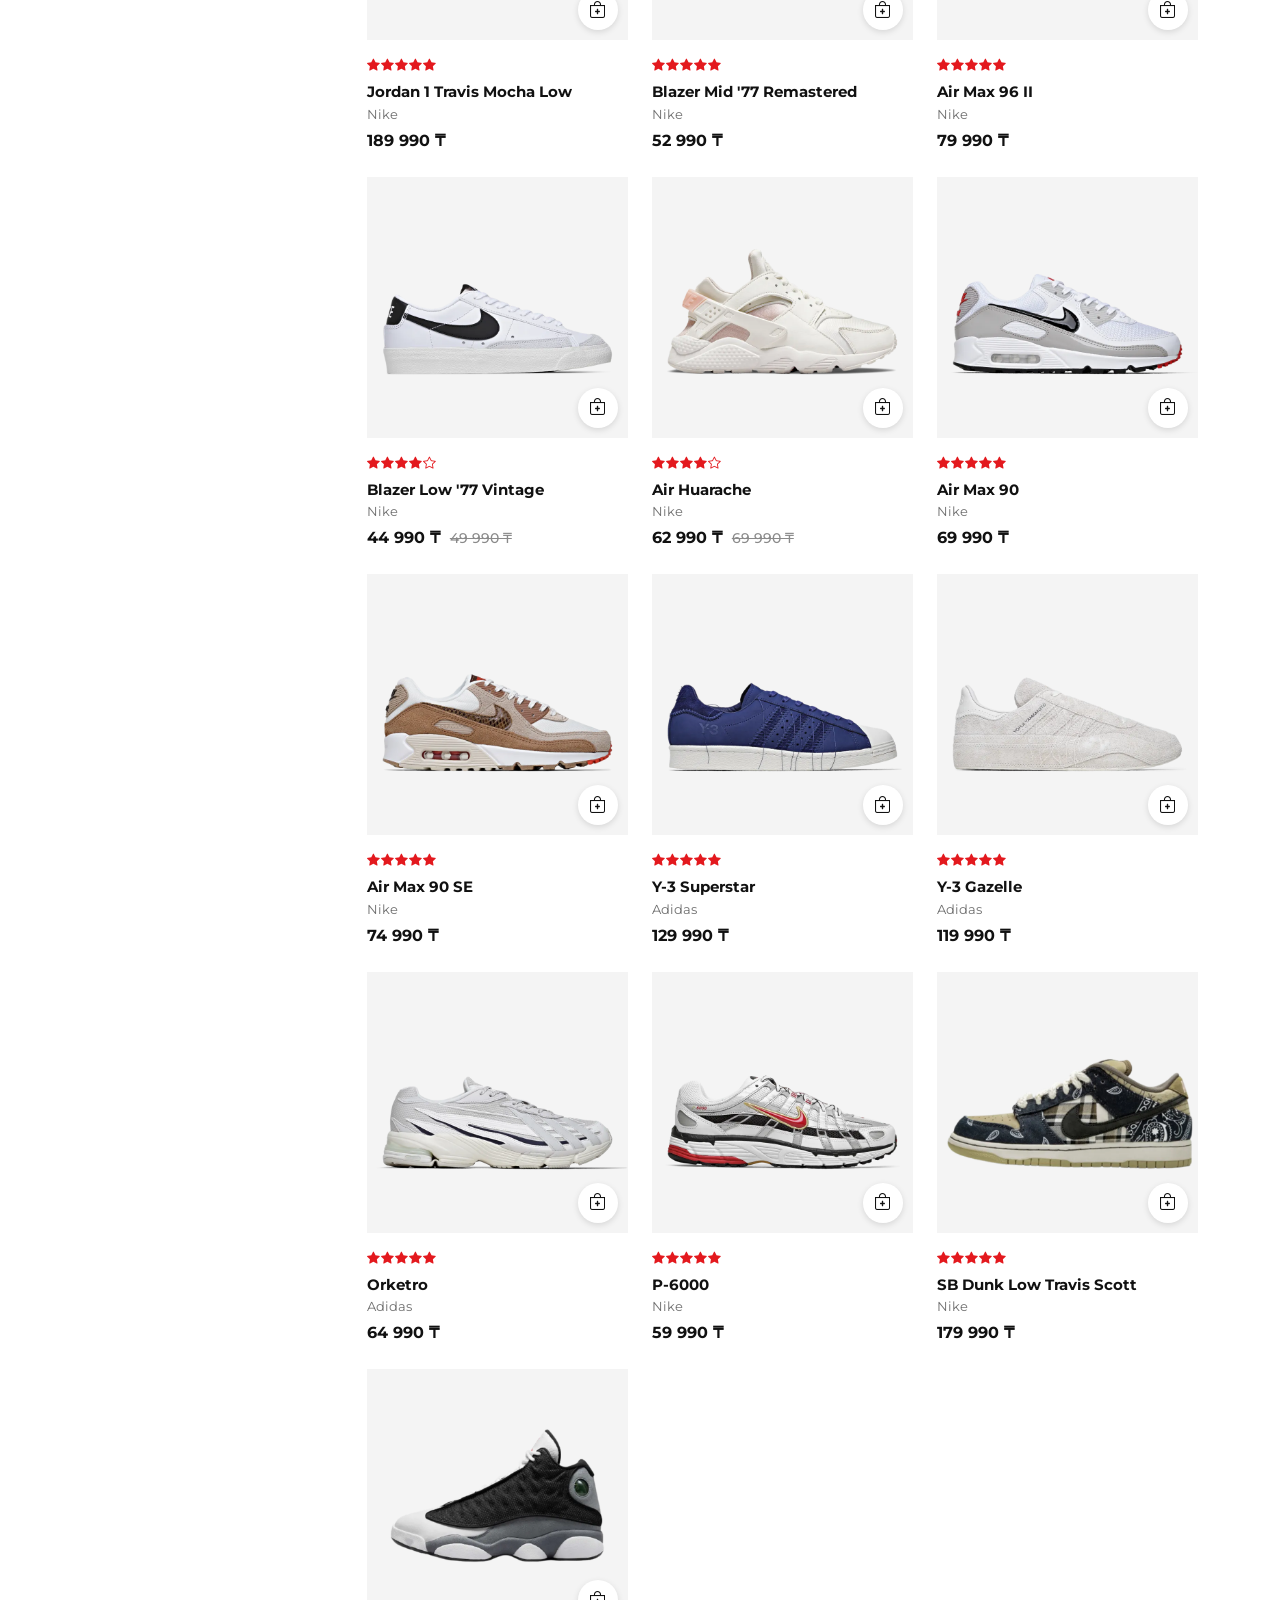
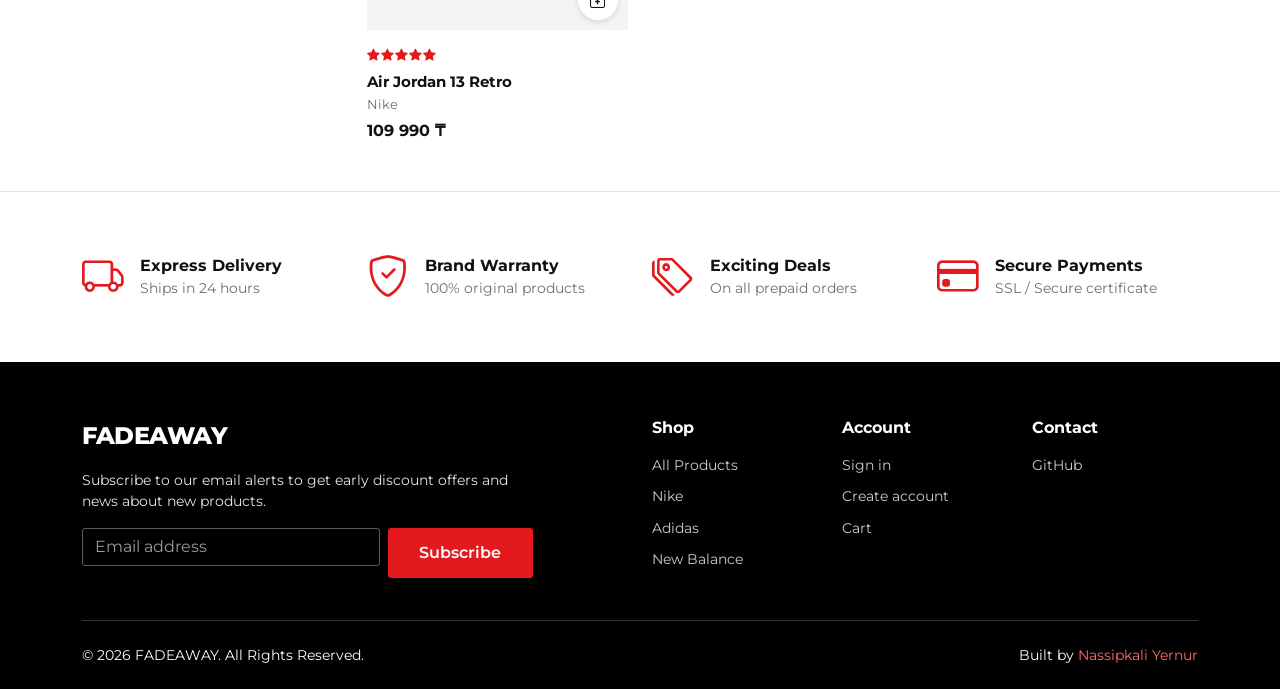
<file: fadeaway/products.html>
<!DOCTYPE html>
<html lang="en">
<head>
    <meta charset="UTF-8">
    <meta name="viewport" content="width=device-width, initial-scale=1.0">
    <title>All Products | FADEAWAY</title>
    <meta name="description" content="All sneakers in the FADEAWAY store with filters by brand, category and price.">
    <link rel="icon" href="images/favicon.svg" type="image/svg+xml">
    <script>
        if (localStorage.getItem('fadeaway-theme') === 'dark') {
            document.documentElement.setAttribute('data-bs-theme', 'dark');
        }
    </script>
    <link rel="stylesheet" href="lib/bootstrap.min.css">
    <link rel="stylesheet" href="lib/bootstrap-icons.min.css">
    <link rel="stylesheet" href="css/style.css">
</head>
<body>
    <a class="skip-link visually-hidden-focusable" href="#main">Skip to main content</a>
    <header id="header" class="site-header fixed-top">
        <nav class="navbar navbar-expand-lg p-0">
            <div class="container">
                <a class="navbar-brand logo" href="index.html">FADEAWAY</a>

                <div class="header-icons ms-auto order-lg-3">
                    <button type="button" class="icon-btn" id="themeBtn" aria-label="Switch to dark mode">
                        <i class="bi bi-moon" aria-hidden="true"></i>
                    </button>
                    <button type="button" class="icon-btn" data-bs-toggle="modal" data-bs-target="#searchModal" aria-label="Search">
                        <i class="bi bi-search" aria-hidden="true"></i>
                    </button>
                    <a class="icon-btn" href="cart.html" aria-label="Cart">
                        <i class="bi bi-cart3" aria-hidden="true"></i>
                        <span class="cart-badge" id="cartBadge" style="display: none;">0</span>
                    </a>
                    <div class="dropdown">
                        <button type="button" class="icon-btn" data-bs-toggle="dropdown" aria-expanded="false" aria-label="Account">
                            <i class="bi bi-person" aria-hidden="true"></i>
                        </button>
                        <div class="dropdown-menu dropdown-menu-end user-menu">
                            <h2 id="userGreeting">Hello!</h2>
                            <p id="userHint">Sign in to check out your order.</p>
                            <a class="btn btn-red" id="loginLink" href="login.html">Login / Signup</a>
                            <button type="button" class="btn btn-line" id="logoutBtn">Logout</button>
                            <ul>
                                <li><a href="index.html">Home</a></li>
                                <li><a href="products.html">All Products</a></li>
                                <li><a href="cart.html">Cart</a></li>
                            </ul>
                        </div>
                    </div>
                </div>

                <button class="navbar-toggler" type="button" data-bs-toggle="collapse" data-bs-target="#mainNav" aria-controls="mainNav" aria-expanded="false" aria-label="Menu">
                    <i class="bi bi-list" aria-hidden="true"></i>
                </button>

                <div class="collapse navbar-collapse order-lg-2" id="mainNav">
                    <ul class="navbar-nav mx-auto">
                        <li class="nav-item"><a class="nav-link" href="index.html">Home</a></li>
                        <li class="nav-item"><a class="nav-link active" aria-current="page" href="products.html">All Products</a></li>
                        <li class="nav-item"><a class="nav-link" href="products.html?brand=Nike">Nike</a></li>
                        <li class="nav-item"><a class="nav-link" href="products.html?brand=Adidas">Adidas</a></li>
                        <li class="nav-item"><a class="nav-link" href="products.html?brand=New%20Balance">New Balance</a></li>
                    </ul>
                </div>
            </div>
        </nav>
    </header>

    <main id="main" class="page">
        <section class="container pb-5">
            <div class="row g-4">
                <aside class="col-lg-3">
                    <button type="button" class="btn btn-line filter-toggle d-lg-none" id="filterToggle">
                        <i class="bi bi-sliders me-2" aria-hidden="true"></i>Filters
                    </button>
                    <div id="filters">
                        <div class="filter-block">
                            <h2>Brands</h2>
                                <div class="form-check">
                                    <input class="form-check-input" type="checkbox" name="brand" value="Nike" id="brandNike">
                                    <label class="form-check-label" for="brandNike">Nike</label>
                                </div>
                                <div class="form-check">
                                    <input class="form-check-input" type="checkbox" name="brand" value="Adidas" id="brandAdidas">
                                    <label class="form-check-label" for="brandAdidas">Adidas</label>
                                </div>
                                <div class="form-check">
                                    <input class="form-check-input" type="checkbox" name="brand" value="New Balance" id="brandNb">
                                    <label class="form-check-label" for="brandNb">New Balance</label>
                                </div>
                        </div>
                        <div class="filter-block">
                            <h2>Category</h2>
                                <div class="form-check">
                                    <input class="form-check-input" type="checkbox" name="category" value="High-top" id="catHigh">
                                    <label class="form-check-label" for="catHigh">High-top</label>
                                </div>
                                <div class="form-check">
                                    <input class="form-check-input" type="checkbox" name="category" value="Low-top" id="catLow">
                                    <label class="form-check-label" for="catLow">Low-top</label>
                                </div>
                                <div class="form-check">
                                    <input class="form-check-input" type="checkbox" name="category" value="Runners" id="catRunners">
                                    <label class="form-check-label" for="catRunners">Runners</label>
                                </div>
                        </div>
                        <div class="filter-block">
                            <h2><label for="priceRange">Price up to</label></h2>
                            <p class="mb-1 fw-semibold" id="priceValue"></p>
                            <input type="range" class="form-range" id="priceRange" step="1000">
                        </div>
                        <button type="button" class="btn btn-line w-100 clear-filters">Clear Filters</button>
                    </div>
                </aside>

                <div class="col-lg-9">
                    <div class="shop-top">
                        <div>
                            <h1>All Products</h1>
                            <span id="productCount" aria-live="polite"></span>
                        </div>
                        <div>
                            <label class="visually-hidden" for="sortSelect">Sort by</label>
                            <select class="form-select" id="sortSelect">
                                <option value="default">Sort by: Default</option>
                                <option value="rating">Top Rated</option>
                                <option value="cheap">Price: Lowest First</option>
                                <option value="expensive">Price: Highest First</option>
                            </select>
                        </div>
                    </div>

                    <p id="searchNote">Search results for: <b id="searchNoteText"></b></p>

                    <div class="row row-cols-2 row-cols-md-3 g-3 g-lg-4" id="productGrid"></div>

                    <div id="noResults">
                        <div class="empty-state">
                            <i class="bi bi-search" aria-hidden="true"></i>
                            <h2>No results found</h2>
                            <button type="button" class="btn btn-red clear-filters">Clear Filters</button>
                        </div>
                    </div>
                </div>
            </div>
        </section>

        <section class="section services">
            <div class="container">
                <div class="row row-cols-1 row-cols-sm-2 row-cols-lg-4 g-4">
                    <div class="col">
                        <div class="service">
                            <i class="bi bi-truck" aria-hidden="true"></i>
                            <div>
                                <h3>Express Delivery</h3>
                                <p>Ships in 24 hours</p>
                            </div>
                        </div>
                    </div>
                    <div class="col">
                        <div class="service">
                            <i class="bi bi-shield-check" aria-hidden="true"></i>
                            <div>
                                <h3>Brand Warranty</h3>
                                <p>100% original products</p>
                            </div>
                        </div>
                    </div>
                    <div class="col">
                        <div class="service">
                            <i class="bi bi-tags" aria-hidden="true"></i>
                            <div>
                                <h3>Exciting Deals</h3>
                                <p>On all prepaid orders</p>
                            </div>
                        </div>
                    </div>
                    <div class="col">
                        <div class="service">
                            <i class="bi bi-credit-card" aria-hidden="true"></i>
                            <div>
                                <h3>Secure Payments</h3>
                                <p>SSL / Secure certificate</p>
                            </div>
                        </div>
                    </div>
                </div>
            </div>
        </section>
    </main>

    <footer class="site-footer">
        <div class="container">
            <div class="row g-4">
                <div class="col-12 col-lg-5">
                    <a class="logo" href="index.html">FADEAWAY</a>
                    <p class="mt-3">Subscribe to our email alerts to get early discount offers and news about new products.</p>
                    <form class="subscribe-form" id="subscribeForm" novalidate>
                        <div class="row g-2">
                            <div class="col-12 col-sm-8">
                                <label class="visually-hidden" for="subscribeEmail">Email address</label>
                                <input type="email" class="form-control" id="subscribeEmail" placeholder="Email address" autocomplete="email" aria-describedby="subscribeEmailError">
                                <div class="invalid-feedback" id="subscribeEmailError"></div>
                            </div>
                            <div class="col-12 col-sm-4">
                                <button type="submit" class="btn btn-red w-100">Subscribe</button>
                            </div>
                        </div>
                    </form>
                    <p id="subscribeOk">Thank you! You are subscribed now.</p>
                </div>
                <div class="col-6 col-md-4 col-lg-2 offset-lg-1">
                    <h2>Shop</h2>
                    <ul>
                        <li><a href="products.html">All Products</a></li>
                        <li><a href="products.html?brand=Nike">Nike</a></li>
                        <li><a href="products.html?brand=Adidas">Adidas</a></li>
                        <li><a href="products.html?brand=New%20Balance">New Balance</a></li>
                    </ul>
                </div>
                <div class="col-6 col-md-4 col-lg-2">
                    <h2>Account</h2>
                    <ul>
                        <li><a href="login.html">Sign in</a></li>
                        <li><a href="login.html#register">Create account</a></li>
                        <li><a href="cart.html">Cart</a></li>
                    </ul>
                </div>
                <div class="col-12 col-md-4 col-lg-2">
                    <h2>Contact</h2>
                    <ul>
                        <li><a href="https://github.com/nassipkaliv" target="_blank" rel="noopener">GitHub</a></li>
                    </ul>
                </div>
            </div>
            <div class="footer-bottom">
                <span>&copy; <span id="year">2026</span> FADEAWAY. All Rights Reserved.</span>
                <span>Built by <a href="https://github.com/nassipkaliv" target="_blank" rel="noopener">Nassipkali Yernur</a></span>
            </div>
        </div>
    </footer>

    <button type="button" id="backTop" aria-label="Back to top"><i class="bi bi-arrow-up" aria-hidden="true"></i></button>

    <div class="toast-container position-fixed bottom-0 start-0 p-3">
        <div class="toast" id="siteToast" role="status" aria-live="polite" data-bs-delay="2500">
            <div class="d-flex align-items-center gap-3 p-3">
                <i class="bi bi-check-circle-fill" id="toastIcon" aria-hidden="true"></i>
                <span class="flex-grow-1" id="toastText"></span>
                <a href="cart.html" id="toastLink">View cart</a>
            </div>
        </div>
    </div>

    <div class="modal fade" id="searchModal" tabindex="-1" aria-label="Search products" aria-hidden="true">
        <div class="modal-dialog modal-lg">
            <div class="modal-content">
                <form class="search-box" id="searchForm" role="search">
                    <i class="bi bi-search" aria-hidden="true"></i>
                    <label class="visually-hidden" for="searchInput">Search for a product</label>
                    <input type="search" class="form-control" id="searchInput" placeholder="Search for a product..." autocomplete="off">
                    <button type="button" class="btn-close" data-bs-dismiss="modal" aria-label="Close"></button>
                </form>
                <div id="searchResults" aria-live="polite"></div>
            </div>
        </div>
    </div>

    <script src="lib/jquery-3.7.1.min.js"></script>
    <script src="lib/bootstrap.bundle.min.js"></script>
    <script src="js/products.js"></script>
    <script src="js/main.js"></script>
    <script src="js/shop.js"></script>
</body>
</html>
</file>
<file: fadeaway/css/style.css>
@font-face {
    font-family: "Montserrat";
    src: url("../lib/fonts/montserrat.woff2") format("woff2");
    font-weight: 100 900;
    font-display: swap;
}

:root {
    --red: #e3191e;
    --red-dark: #b91318;
    --bg: #ffffff;
    --ink: #111111;
    --text: #323232;
    --muted: #6f6f6f;
    --tile: #f4f4f4;
    --line: #e4e4e4;
    --hover: rgba(0, 0, 0, 0.06);
    --green: #157a3c;
    --header-height: 72px;
}

[data-bs-theme="dark"] {
    --bg: #121212;
    --ink: #f2f2f2;
    --text: #d6d6d6;
    --muted: #a3a3a3;
    --tile: #1f1f1f;
    --line: #2e2e2e;
    --hover: rgba(255, 255, 255, 0.08);
    --green: #5fd38d;
}

body {
    font-family: "Montserrat", Helvetica, Arial, sans-serif;
    color: var(--text);
    background: var(--bg);
    transition: background 0.2s, color 0.2s;
}

.skip-link:focus {
    position: fixed;
    top: 10px;
    left: 10px;
    z-index: 2000;
    padding: 0.6rem 1rem;
    background: var(--red);
    color: #fff;
    font-weight: 600;
}

.icon-btn:focus-visible,
.add-btn:focus-visible,
.featured-arrow:focus-visible,
.thumb:focus-visible,
.remove-btn:focus-visible,
.navbar-toggler:focus-visible,
.quantity-box button:focus-visible,
#backTop:focus-visible {
    outline: 2px solid var(--red);
    outline-offset: 2px;
}

::selection {
    background: var(--red);
    color: #fff;
}

a {
    color: inherit;
    text-decoration: none;
}

a:hover {
    color: var(--red);
}

h1,
h2,
h3 {
    color: var(--ink);
    font-weight: 800;
}

del {
    margin-left: 0.3rem;
    color: #8a8a8a;
    font-size: 0.85em;
    font-weight: 500;
}

.section {
    padding: 64px 0;
}

.section-head {
    display: flex;
    justify-content: space-between;
    align-items: center;
    margin-bottom: 2rem;
}

.section-head h2 {
    margin: 0;
    font-size: 1.6rem;
    text-transform: uppercase;
}

.btn-red {
    padding: 0.8rem 1.8rem;
    border: none;
    border-radius: 3px;
    background: var(--red);
    color: #fff;
    font-weight: 600;
    transition: background 0.2s;
}

.btn-line {
    border: 1px solid var(--ink);
    color: var(--ink);
    font-weight: 500;
}

.btn-line:hover,
.btn-line:focus-visible {
    background: var(--ink);
    color: var(--bg);
}

.btn-red:hover,
.btn-red:focus-visible,
.btn-red:active {
    background: var(--red-dark) !important;
    color: #fff !important;
}

.form-control:focus,
.form-select:focus {
    border-color: var(--ink);
    box-shadow: 0 0 0 0.2rem rgba(17, 17, 17, 0.12);
}

.form-check-input:checked {
    background-color: var(--red);
    border-color: var(--red);
}

.form-check-input:focus {
    border-color: var(--red);
    box-shadow: 0 0 0 0.2rem rgba(227, 25, 30, 0.2);
}

.form-range::-webkit-slider-thumb {
    background: var(--red);
}

.form-range::-moz-range-thumb {
    background: var(--red);
}

.form-range:focus::-webkit-slider-thumb {
    box-shadow: 0 0 0 0.2rem rgba(227, 25, 30, 0.25);
}

.stars {
    color: var(--red);
    font-size: 0.8rem;
    letter-spacing: 1px;
}


.site-header {
    background: var(--bg);
    box-shadow: 0 1px 0 var(--line);
    transition: background 0.2s, box-shadow 0.2s;
}

.home .site-header:not(.scrolled):not(.menu-open) {
    background: transparent;
    box-shadow: none;
}

.navbar {
    min-height: var(--header-height);
}

.logo {
    color: var(--ink);
    font-size: 1.5rem;
    font-weight: 800;
    letter-spacing: -0.5px;
}

.navbar-nav .nav-link {
    padding: 0.5rem 1rem;
    color: var(--ink);
    font-size: 0.9rem;
    font-weight: 600;
}

.navbar-nav .nav-link:hover,
.navbar-nav .nav-link.active {
    color: var(--red);
}

.navbar-toggler {
    margin-left: 0.5rem;
    border: none;
    color: var(--ink);
    font-size: 1.6rem;
}

.navbar-toggler:focus:not(:focus-visible) {
    box-shadow: none;
}

.header-icons {
    display: flex;
    align-items: center;
    gap: 0.4rem;
}

.icon-btn {
    position: relative;
    display: inline-flex;
    align-items: center;
    justify-content: center;
    width: 42px;
    height: 42px;
    padding: 0;
    border: none;
    border-radius: 50%;
    background: none;
    color: var(--ink);
    font-size: 1.25rem;
    transition: background 0.2s;
}

.icon-btn .bi-person {
    font-size: 1.6rem;
}

.icon-btn:hover {
    background: var(--hover);
    color: var(--ink);
}

.cart-badge {
    position: absolute;
    top: 1px;
    right: 0;
    display: inline-flex;
    align-items: center;
    justify-content: center;
    min-width: 19px;
    height: 19px;
    padding: 0 4px;
    border-radius: 10px;
    background: var(--red);
    color: #fff;
    font-size: 0.7rem;
    font-weight: 700;
}

.user-menu {
    width: 260px;
    padding: 1.2rem;
    border: 1px solid var(--line);
    border-radius: 4px;
    box-shadow: 0 12px 30px rgba(0, 0, 0, 0.12);
    font-size: 0.9rem;
}

.user-menu h2 {
    margin-bottom: 0.3rem;
    font-size: 1rem;
    font-weight: 700;
}

.user-menu p {
    margin-bottom: 0.9rem;
    color: var(--muted);
    font-size: 0.8rem;
}

.user-menu .btn {
    width: 100%;
    padding: 0.6rem 1rem;
    font-size: 0.85rem;
}

.user-menu ul {
    margin: 0.9rem 0 0;
    padding: 0.9rem 0 0;
    border-top: 1px solid var(--line);
    list-style: none;
}

.user-menu li + li {
    margin-top: 0.5rem;
}

#logoutBtn {
    display: none;
}


.page {
    padding-top: calc(var(--header-height) + 2rem);
}


#hero {
    background: var(--tile);
    overflow: hidden;
}

.hero-row {
    position: relative;
    min-height: 100vh;
    padding: calc(var(--header-height) + 1.5rem) 0 4.5rem;
}

.hero-row::before {
    content: attr(data-word);
    position: absolute;
    top: 50%;
    right: 0;
    width: auto;
    padding: 0;
    transform: translateY(-50%);
    color: var(--ink);
    font-size: clamp(6rem, 16vw, 16rem);
    font-weight: 800;
    letter-spacing: -0.03em;
    line-height: 1;
    text-transform: uppercase;
    opacity: 0.05;
    pointer-events: none;
    white-space: nowrap;
}

.hero-row > div {
    position: relative;
}

.hero-brand {
    margin-bottom: 0.5rem;
    color: var(--red);
    font-size: 1rem;
    font-weight: 700;
    text-transform: uppercase;
    letter-spacing: 2px;
}

.hero-title {
    margin-bottom: 1rem;
    font-size: clamp(2.2rem, 5vw, 4.2rem);
    line-height: 1.05;
    letter-spacing: -1px;
    text-transform: uppercase;
}

.hero-description {
    max-width: 440px;
    margin-bottom: 1.5rem;
    color: var(--text);
}

.hero-price {
    margin-bottom: 2rem;
    color: var(--ink);
    font-size: 1.6rem;
    font-weight: 700;
}

.hero-photo {
    width: 100%;
    max-width: 720px;
    transform: rotate(-10deg);
    filter: drop-shadow(0 30px 25px rgba(0, 0, 0, 0.18));
}

.carousel-item.active .hero-photo,
.carousel-item-next .hero-photo,
.carousel-item-prev .hero-photo {
    animation: sneakerIn 0.7s ease-out both;
}

@keyframes sneakerIn {
    from {
        opacity: 0;
        transform: translateX(80px) rotate(4deg);
    }
    to {
        opacity: 1;
        transform: translateX(0) rotate(-10deg);
    }
}

#hero .carousel-indicators {
    margin-bottom: 1.5rem;
}

#hero .carousel-indicators button {
    width: 36px;
    height: 4px;
    border: none;
    background: var(--ink);
}

#hero .carousel-indicators .active {
    background: var(--red);
}


.featured-arrow {
    width: 42px;
    height: 42px;
    border: 1px solid var(--ink);
    border-radius: 50%;
    background: none;
    color: var(--ink);
    transition: background 0.2s, color 0.2s;
}

.featured-arrow:hover {
    background: var(--ink);
    color: var(--bg);
}

.featured-row {
    display: flex;
    gap: 1.2rem;
    overflow-x: auto;
    scrollbar-width: none;
}

.featured-row::-webkit-scrollbar {
    display: none;
}

.featured-item {
    flex: 0 0 310px;
    padding: 1.5rem;
    background: var(--tile);
    color: var(--ink);
    text-align: center;
}

.featured-title {
    display: block;
    font-weight: 700;
}

.featured-item img {
    display: block;
    width: 100%;
    margin: 0.8rem 0;
    transform: scale(1.2);
    transition: transform 0.25s;
}

.featured-item:hover img {
    transform: scale(1.25) translateY(-6px) rotate(-5deg);
}


.product-card {
    height: 100%;
}

.product-photo {
    position: relative;
    margin-bottom: 0.8rem;
    background: var(--tile);
    overflow: hidden;
}

.product-photo img {
    display: block;
    width: 100%;
    aspect-ratio: 1;
    object-fit: contain;
    transform: scale(1.18);
    transition: transform 0.25s;
}

.product-card:hover .product-photo img {
    transform: scale(1.22) translateY(-6px) rotate(-5deg);
}

.add-btn {
    position: absolute;
    right: 10px;
    bottom: 10px;
    width: 40px;
    height: 40px;
    border: none;
    border-radius: 50%;
    background: var(--bg);
    color: var(--ink);
    font-size: 1.05rem;
    box-shadow: 0 2px 6px rgba(0, 0, 0, 0.12);
    transition: background 0.2s, color 0.2s;
}

.add-btn:hover {
    background: var(--red);
    color: #fff;
}

.product-title {
    margin: 0.35rem 0 0.15rem;
    font-size: 0.95rem;
    font-weight: 700;
    line-height: 1.3;
}

.product-brand {
    margin-bottom: 0.3rem;
    color: var(--muted);
    font-size: 0.8rem;
}

.product-price {
    margin: 0;
    color: var(--ink);
    font-size: 1rem;
    font-weight: 700;
}

.browse-card {
    display: flex;
    flex-direction: column;
    justify-content: center;
    height: 100%;
    min-height: 200px;
    padding: 1.5rem;
    background: #111111;
    color: #fff;
    font-size: 1.4rem;
    font-weight: 700;
    line-height: 1.25;
    transition: background 0.2s;
}

.browse-card:hover,
[data-bs-theme="dark"] .browse-card {
    background: var(--red);
    color: #fff;
}

[data-bs-theme="dark"] .browse-card:hover {
    background: var(--red-dark);
}


.services {
    border-top: 1px solid var(--line);
}

.service {
    display: flex;
    align-items: center;
    gap: 1rem;
}

.service i {
    color: var(--red);
    font-size: 2.6rem;
    line-height: 1;
}

.service h3 {
    margin-bottom: 0.2rem;
    font-size: 1rem;
    font-weight: 700;
}

.service p {
    margin: 0;
    color: var(--muted);
    font-size: 0.85rem;
}


.shop-top {
    display: flex;
    flex-wrap: wrap;
    justify-content: space-between;
    align-items: center;
    gap: 1rem;
    margin-bottom: 1.5rem;
}

.shop-top h1 {
    margin: 0;
    font-size: 1.8rem;
    text-transform: uppercase;
}

#productCount {
    color: var(--muted);
    font-size: 0.9rem;
}

#sortSelect {
    width: auto;
    font-size: 0.9rem;
}

#searchNote {
    display: none;
    margin-bottom: 1.5rem;
    padding: 0.7rem 1rem;
    background: var(--tile);
    font-size: 0.9rem;
}

.filter-block {
    padding-bottom: 1.3rem;
    margin-bottom: 1.3rem;
    border-bottom: 1px solid var(--line);
}

.filter-block h2 {
    margin-bottom: 0.8rem;
    font-size: 0.95rem;
    font-weight: 700;
}

.filter-block .form-check {
    margin-bottom: 0.4rem;
    font-size: 0.9rem;
}

#noResults,
.empty-state {
    padding: 4rem 1rem;
    text-align: center;
}

#noResults {
    display: none;
}

.empty-state i {
    color: var(--red);
    font-size: 4rem;
}

.empty-state h1,
.empty-state h2 {
    margin: 1rem 0 1.5rem;
    font-size: 1.5rem;
}

.filter-toggle {
    width: 100%;
    margin-bottom: 1rem;
    font-weight: 600;
}

@media (max-width: 991.98px) {
    #filters {
        display: none;
        margin-bottom: 1.5rem;
    }
}

@media (min-width: 992px) {
    #filters {
        display: block !important;
        position: sticky;
        top: calc(var(--header-height) + 1.5rem);
    }
}


.breadcrumb {
    margin-bottom: 1.5rem;
    font-size: 0.85rem;
}

.breadcrumb-item.active {
    color: var(--muted);
}

.main-photo {
    display: flex;
    align-items: center;
    height: 100%;
    background: var(--tile);
}

.main-photo img {
    display: block;
    width: 100%;
    aspect-ratio: 1;
    object-fit: contain;
}

.thumbs {
    display: flex;
    flex-direction: column;
    gap: 0.6rem;
}

.thumb {
    padding: 0.3rem;
    border: 2px solid transparent;
    background: var(--tile);
    transition: border-color 0.2s;
}

.thumb:hover {
    border-color: var(--line);
}

.thumb.active {
    border-color: var(--ink);
}

.thumb img {
    display: block;
    width: 100%;
    aspect-ratio: 1;
    object-fit: contain;
}

@media (max-width: 767.98px) {
    .thumbs {
        flex-direction: row;
        overflow-x: auto;
    }

    .thumb {
        flex: 0 0 70px;
    }
}

.detail-brand {
    margin-bottom: 0.3rem;
    color: var(--red);
    font-size: 0.85rem;
    font-weight: 700;
    letter-spacing: 2px;
    text-transform: uppercase;
}

.detail-title {
    margin-bottom: 0.6rem;
    font-size: clamp(1.7rem, 3vw, 2.4rem);
    line-height: 1.1;
    text-transform: uppercase;
}

.detail-price {
    margin: 1.3rem 0 0.3rem;
    color: var(--ink);
    font-size: 1.8rem;
    font-weight: 700;
}

.detail-saved {
    margin-bottom: 0.3rem;
    color: var(--green);
    font-size: 0.9rem;
    font-weight: 600;
}

.in-stock {
    display: inline-block;
    margin-top: 0.5rem;
    color: var(--green);
    font-size: 0.85rem;
    font-weight: 600;
}

.detail-description {
    margin: 1.3rem 0;
    padding: 1.3rem 0;
    border-top: 1px solid var(--line);
    border-bottom: 1px solid var(--line);
    line-height: 1.7;
}

.buy-row {
    display: flex;
    flex-wrap: wrap;
    align-items: center;
    gap: 1rem;
}

.buy-row .btn-red {
    flex: 1 1 200px;
}

.quantity-box {
    display: inline-flex;
    align-items: center;
    border: 1px solid var(--line);
    border-radius: 3px;
}

.quantity-box button {
    width: 40px;
    height: 44px;
    border: none;
    background: none;
    color: var(--ink);
    font-size: 1.1rem;
}

.quantity-box button:hover {
    background: var(--tile);
}

.quantity-box span {
    min-width: 34px;
    font-weight: 600;
    text-align: center;
}

.detail-perks {
    margin: 1.5rem 0 0;
    padding: 0;
    list-style: none;
    font-size: 0.88rem;
}

.detail-perks li {
    margin-bottom: 0.4rem;
}

.detail-perks i {
    margin-right: 0.5rem;
    color: var(--red);
}

.detail-tabs .nav-link {
    border: none;
    border-bottom: 3px solid transparent;
    color: var(--muted);
    font-weight: 600;
}

.detail-tabs .nav-link.active {
    border-bottom-color: var(--red);
    color: var(--ink);
}

.tab-content {
    padding-top: 1.5rem;
}

.spec-table {
    max-width: 520px;
    margin: 0;
}

.spec-table th {
    width: 40%;
    color: var(--muted);
    font-weight: 500;
}

.spec-table td {
    font-weight: 600;
}


.cart-title {
    margin-bottom: 1.5rem;
    font-size: 1.8rem;
    text-transform: uppercase;
}

.cart-item {
    position: relative;
    display: flex;
    gap: 1.2rem;
    padding: 1.2rem 0;
    border-bottom: 1px solid var(--line);
}

.cart-item:first-child {
    padding-top: 0;
}

.cart-photo {
    flex: 0 0 150px;
    height: 150px;
    padding: 0.6rem;
    background: var(--tile);
}

.cart-photo img {
    width: 100%;
    height: 100%;
    object-fit: contain;
    transform: scale(1.2);
}

.cart-info {
    padding-right: 2.5rem;
}

.cart-info h3 {
    margin-bottom: 0.15rem;
    font-size: 1.05rem;
    font-weight: 700;
}

.cart-info .product-price {
    margin-bottom: 0.7rem;
}

.remove-btn {
    position: absolute;
    top: 1.2rem;
    right: 0;
    border: none;
    background: none;
    color: var(--muted);
    font-size: 1.1rem;
    transition: color 0.2s;
}

.cart-item:first-child .remove-btn {
    top: 0;
}

.remove-btn:hover {
    color: var(--red);
}

.summary {
    padding: 1.5rem;
    background: var(--tile);
}

@media (min-width: 992px) {
    .summary {
        position: sticky;
        top: calc(var(--header-height) + 1.5rem);
    }
}

.summary h2 {
    margin-bottom: 1.3rem;
    font-size: 1.15rem;
    font-weight: 700;
}

.summary h2 span {
    color: var(--muted);
    font-size: 0.85rem;
    font-weight: 500;
}

.summary-row {
    display: flex;
    justify-content: space-between;
    margin-bottom: 0.8rem;
    font-size: 0.92rem;
}

.summary-row b {
    font-weight: 600;
}

.summary-green {
    color: var(--green);
}

.summary-total {
    padding-top: 1rem;
    margin: 1.2rem 0;
    border-top: 1px solid var(--line);
    color: var(--ink);
    font-size: 1.15rem;
    font-weight: 700;
}

.summary-total b {
    font-weight: 800;
}

.summary .btn-red {
    width: 100%;
}

#orderDone {
    display: none;
    padding: 1.5rem 0.5rem;
    text-align: center;
}

#orderDone i {
    color: var(--green);
    font-size: 3.5rem;
}

#orderDone h3 {
    margin: 0.8rem 0 0.4rem;
    font-size: 1.3rem;
}


.auth {
    display: flex;
    align-items: center;
    justify-content: center;
    min-height: 100vh;
    padding: calc(var(--header-height) + 2rem) 1rem 3rem;
    background:
        radial-gradient(ellipse 80% 60% at 20% 0%, rgba(250, 41, 42, 0.2), transparent 60%),
        radial-gradient(ellipse 60% 50% at 100% 100%, rgba(237, 29, 36, 0.16), transparent 60%),
        #090a0a;
}

.auth-card {
    width: 100%;
    max-width: 440px;
    padding: 2.5rem;
    border: 1px solid rgba(255, 255, 255, 0.08);
    border-radius: 12px;
    background: rgba(20, 22, 25, 0.9);
    color: #fff;
}

.auth-card h1 {
    margin-bottom: 0.3rem;
    color: #fff;
    font-size: 1.7rem;
    text-align: center;
    text-transform: uppercase;
}

.auth-subtitle {
    margin-bottom: 1.8rem;
    color: rgba(255, 255, 255, 0.65);
    font-size: 0.9rem;
    text-align: center;
}

.auth-card .form-label {
    font-size: 0.85rem;
    font-weight: 500;
}

.auth-card .form-control {
    border-color: rgba(255, 255, 255, 0.2);
    background-color: rgba(255, 255, 255, 0.06);
    color: #fff;
}

.auth-card .form-control:focus {
    border-color: #fff;
    box-shadow: 0 0 0 0.2rem rgba(255, 255, 255, 0.12);
}

.auth-card .invalid-feedback,
.site-footer .invalid-feedback {
    color: #ff9b9b;
}

.auth-card .btn-red {
    width: 100%;
    margin-top: 0.5rem;
}

.auth-switch {
    margin: 1.5rem 0 0;
    color: rgba(255, 255, 255, 0.7);
    font-size: 0.9rem;
    text-align: center;
}

.auth-switch a {
    margin-left: 0.3rem;
    color: #ff6b6e;
    font-weight: 600;
}

.auth-switch a:hover {
    color: #fff;
}

#registerBox {
    display: none;
}


.site-footer {
    padding: 3.5rem 0 1.5rem;
    background: #000;
    color: #fff;
}

.site-footer .logo {
    color: #fff;
}

.site-footer p {
    font-size: 0.875rem;
    opacity: 0.9;
}

.site-footer h2 {
    margin-bottom: 1.1rem;
    color: #fff;
    font-size: 1rem;
    font-weight: 700;
}

.site-footer ul {
    margin: 0;
    padding: 0;
    list-style: none;
    font-size: 0.9rem;
}

.site-footer li {
    margin-bottom: 0.6rem;
    opacity: 0.8;
}

.site-footer li:hover {
    opacity: 1;
}

.site-footer a:hover {
    color: #fff;
    text-decoration: underline;
}

.subscribe-form .form-control {
    border-color: rgba(255, 255, 255, 0.35);
    border-radius: 3px;
    background-color: transparent;
    color: #fff;
}

.subscribe-form .form-control:focus {
    border-color: #fff;
    box-shadow: none;
}

.subscribe-form .form-control::placeholder {
    color: rgba(255, 255, 255, 0.6);
}

#subscribeOk {
    display: none;
    margin-top: 0.7rem;
    color: #7ddb9f;
}

.footer-bottom {
    display: flex;
    flex-wrap: wrap;
    justify-content: space-between;
    gap: 0.5rem;
    margin-top: 2.5rem;
    padding-top: 1.5rem;
    border-top: 1px solid rgba(255, 255, 255, 0.2);
    font-size: 0.85rem;
}

.footer-bottom a {
    color: #ff6b6e;
}


#backTop {
    position: fixed;
    right: 20px;
    bottom: 20px;
    z-index: 1000;
    display: none;
    width: 46px;
    height: 46px;
    border: none;
    border-radius: 50%;
    background: var(--ink);
    color: var(--bg);
    font-size: 1.1rem;
}

#backTop:hover {
    background: var(--red);
    color: #fff;
}

.toast {
    --bs-toast-bg: #111111;
    --bs-toast-color: #fff;
    --bs-toast-border-width: 0;
}

[data-bs-theme="dark"] .toast {
    --bs-toast-bg: #262626;
}

.toast-success #toastIcon {
    color: #5fd38d;
}

.toast-info #toastIcon {
    color: #6ea8fe;
}

.toast-error #toastIcon {
    color: #ff8a8d;
}

.toast a {
    color: #ff8a8d;
    font-weight: 600;
    white-space: nowrap;
}


#searchInput {
    border: none;
    box-shadow: none;
    font-size: 1.1rem;
}

.search-box {
    display: flex;
    align-items: center;
    gap: 0.5rem;
    padding: 0.5rem 1rem;
}

.search-item {
    display: flex;
    align-items: center;
    gap: 1rem;
    padding: 0.6rem 1rem;
    border-top: 1px solid var(--line);
    color: var(--ink);
    font-size: 0.92rem;
    font-weight: 600;
}

.search-item:hover {
    background: var(--tile);
}

.search-item img {
    width: 56px;
    height: 56px;
    object-fit: contain;
}

.search-item span {
    flex: 1;
}

.search-item small {
    display: block;
    color: var(--muted);
    font-weight: 400;
}

.search-item b {
    white-space: nowrap;
}

.search-empty {
    margin: 0;
    padding: 1rem;
    border-top: 1px solid var(--line);
    color: var(--muted);
    font-size: 0.9rem;
}


@media (max-width: 991.98px) {
    .navbar-collapse {
        padding-bottom: 0.8rem;
    }

    .navbar-nav .nav-link {
        padding: 0.6rem 0;
    }

    .hero-row {
        align-items: flex-start !important;
        min-height: auto;
        padding-bottom: 4rem;
    }

    .hero-row::before {
        top: 28%;
        right: auto;
        left: 50%;
        transform: translate(-50%, -50%);
        font-size: 30vw;
    }

    .hero-photo {
        max-width: 480px;
    }

    .section {
        padding: 48px 0;
    }
}

@media (max-width: 575.98px) {
    .logo {
        font-size: 1.15rem;
    }

    .header-icons {
        gap: 0;
    }

    .icon-btn {
        width: 36px;
        height: 36px;
        font-size: 1.1rem;
    }

    .icon-btn .bi-person {
        font-size: 1.4rem;
    }

    .navbar-toggler {
        margin-left: 0.25rem;
        padding: 0.25rem 0.4rem;
    }

    .section-head h2 {
        font-size: 1.25rem;
    }

    .featured-item {
        flex-basis: 240px;
    }

    .hero-row {
        min-height: 680px;
    }

    .hero-photo {
        max-width: 320px;
        margin: -1.5rem 0;
    }

    .hero-description {
        display: none;
    }

    .cart-photo {
        flex-basis: 100px;
        height: 100px;
    }

    .auth-card {
        padding: 1.8rem 1.3rem;
    }

    .browse-card {
        font-size: 1.1rem;
    }
}

@media (max-width: 359.98px) {
    .logo {
        font-size: 1rem;
    }

    .icon-btn {
        width: 32px;
    }
}

@media (prefers-reduced-motion: reduce) {
    .carousel-item.active .hero-photo,
    .carousel-item-next .hero-photo,
    .carousel-item-prev .hero-photo {
        animation: none;
    }

    .product-card:hover .product-photo img {
        transform: scale(1.18);
    }

    .featured-item:hover img {
        transform: scale(1.2);
    }
}
</file>
<file: css/assignment6.css>
body {
    font-family: Arial, sans-serif;
    max-width: 760px;
    margin: 0 auto;
    padding: 24px 16px;
    background: #f4f6fb;
    color: #222;
}

h1 {
    margin-bottom: 4px;
}

.subtitle {
    margin-top: 0;
    color: #666;
}

.part {
    margin-top: 32px;
    font-size: 1.3rem;
}

.task {
    background: #fff;
    padding: 16px 20px;
    margin-bottom: 16px;
    border-radius: 8px;
    box-shadow: 0 2px 4px rgba(0, 0, 0, 0.1);
}

.task h3 {
    margin-top: 0;
}

button {
    padding: 8px 14px;
    margin: 4px 4px 4px 0;
    font-size: 15px;
    border: none;
    border-radius: 5px;
    background: #2f6fde;
    color: #fff;
    cursor: pointer;
}

button:hover {
    background: #1f56b5;
}

input {
    display: block;
    width: 100%;
    box-sizing: border-box;
    padding: 7px;
    margin: 4px 0 10px;
    font-size: 15px;
    border: 1px solid #bbb;
    border-radius: 5px;
}

.image-box {
    height: 220px;
    margin-top: 10px;
}

img {
    width: 320px;
    height: 200px;
    object-fit: cover;
    border-radius: 6px;
}

#panel {
    padding: 20px;
    margin-top: 10px;
    background: #bbdefb;
    border-radius: 6px;
}

.stage {
    position: relative;
    height: 260px;
    margin-top: 10px;
    border: 1px dashed #bbb;
    border-radius: 6px;
}

.box {
    position: absolute;
    left: 0;
    top: 0;
    width: 80px;
    height: 80px;
    background: #ff7043;
}

.accordion-header {
    display: block;
    width: 100%;
    margin: 6px 0 0;
    text-align: left;
}

.accordion-content {
    display: none;
    padding: 12px;
    background: #eef3ff;
    border-radius: 0 0 5px 5px;
}
</file>
